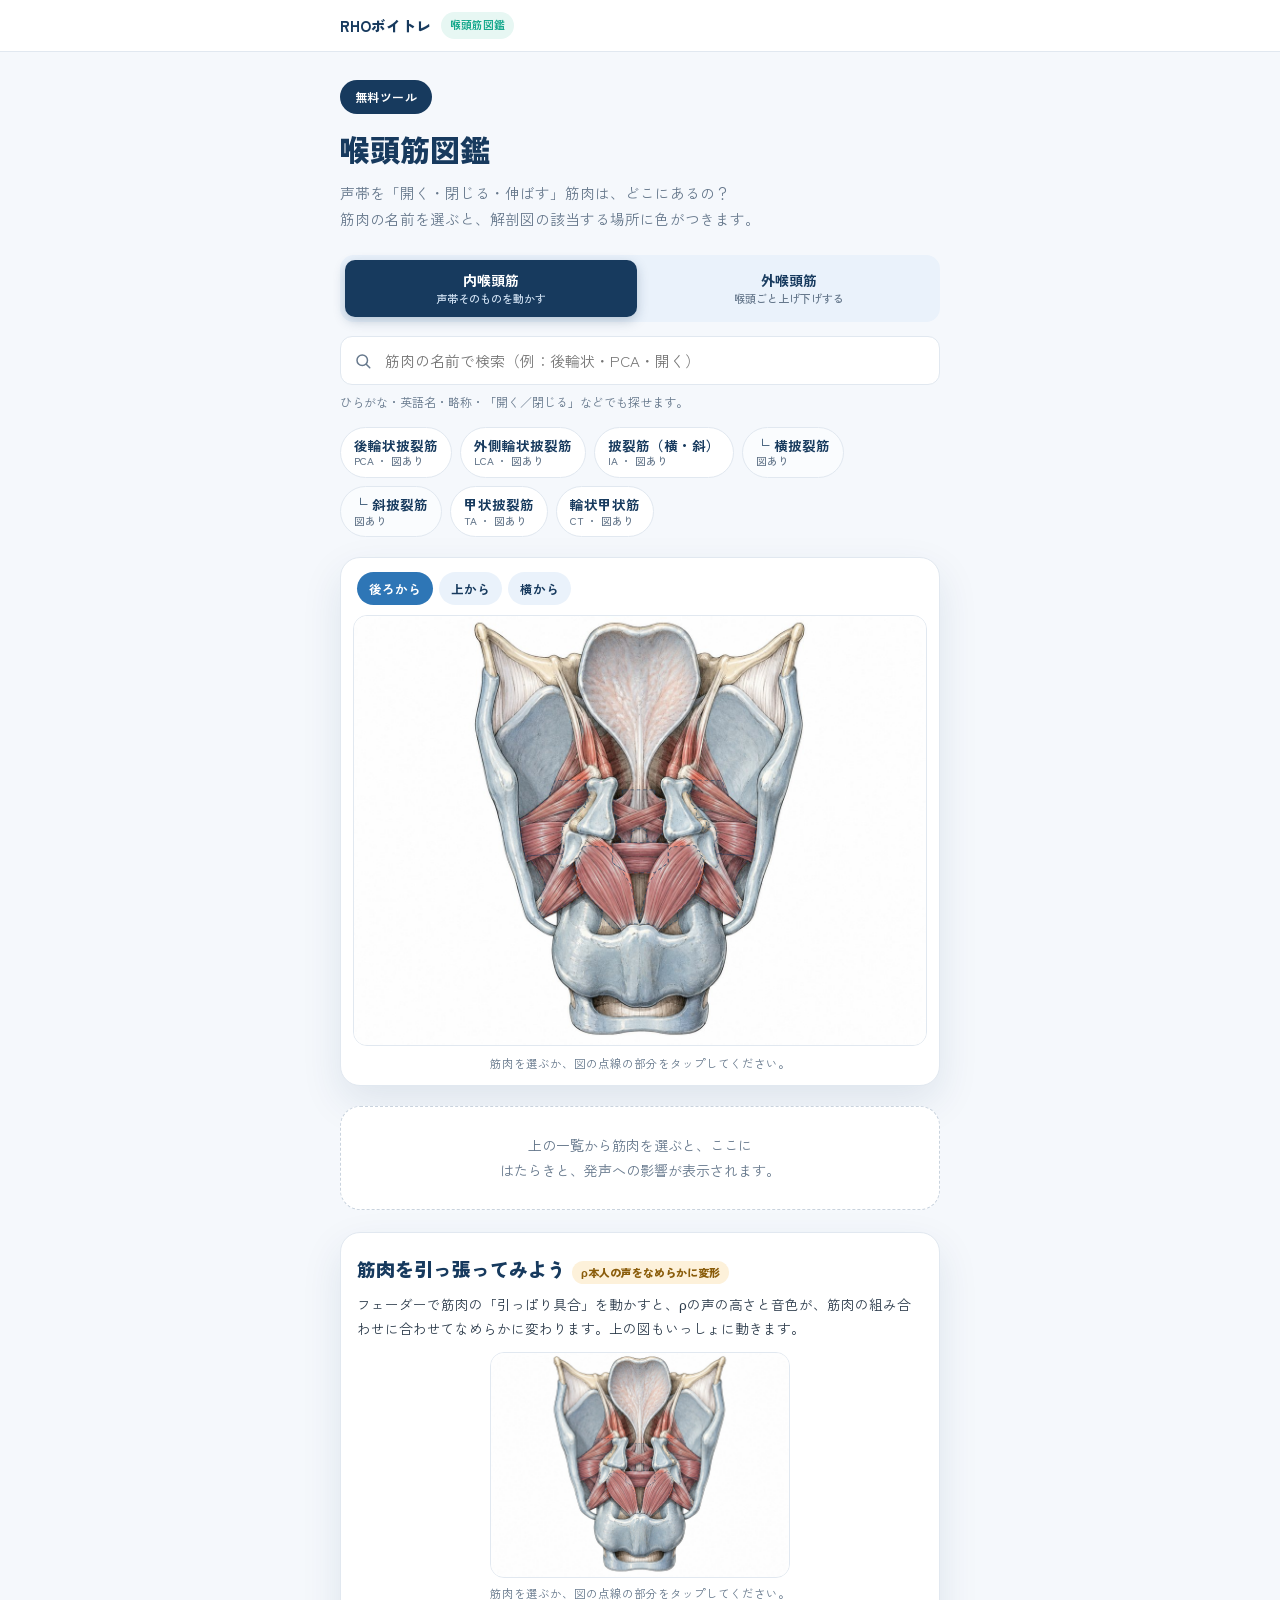
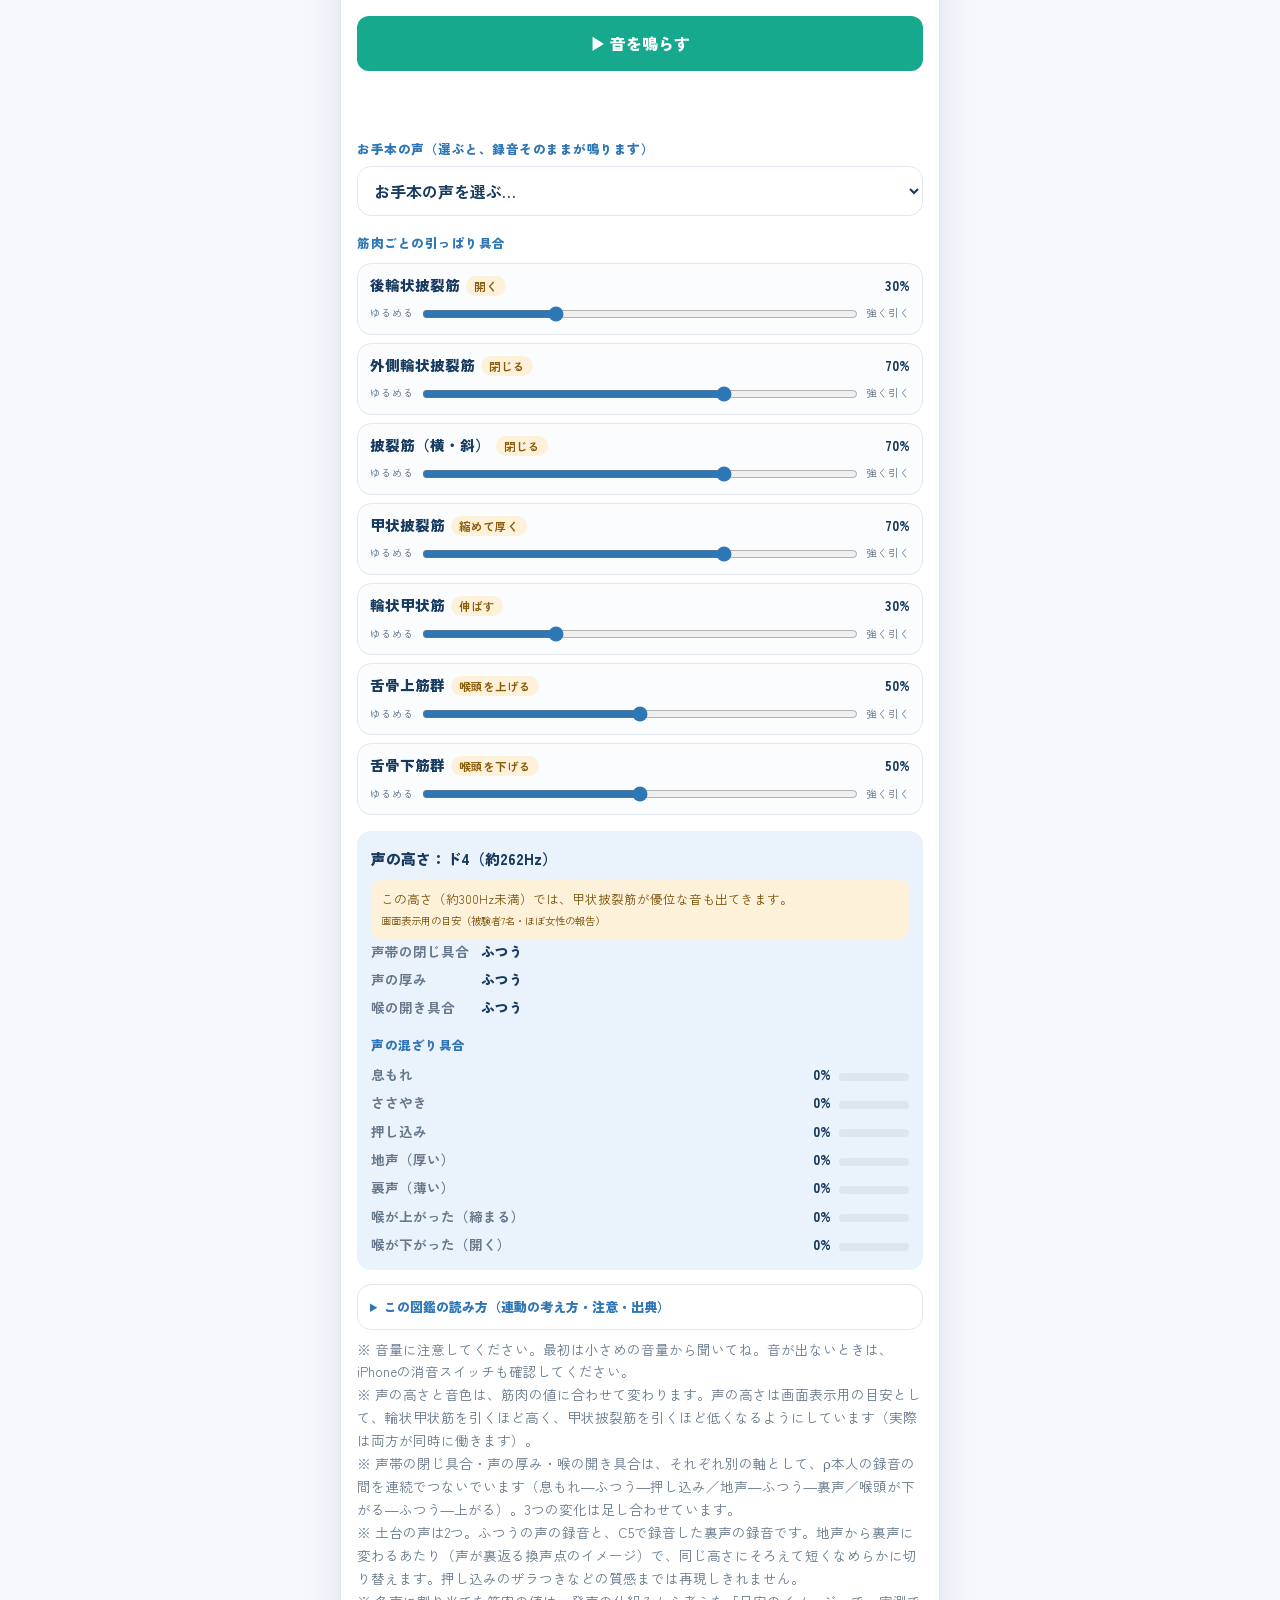
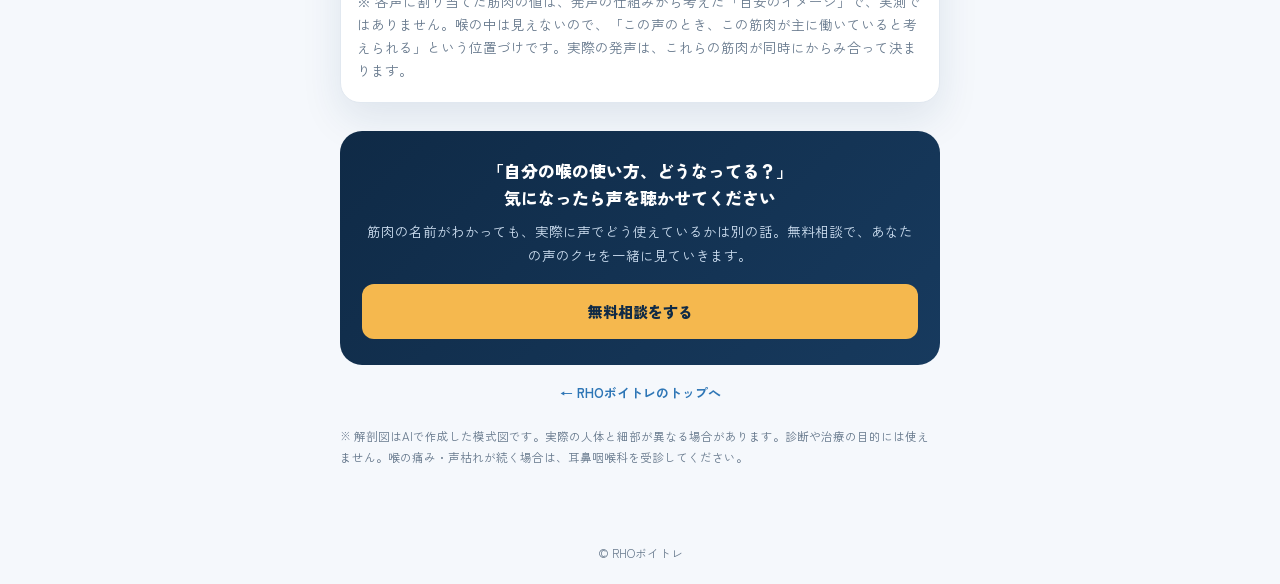
<file: test/index.html>
<!DOCTYPE html>
<html lang="ja">
<head>
<meta charset="UTF-8">
<!-- Google tag (gtag.js) -->
<script async src="https://www.googletagmanager.com/gtag/js?id=G-ME8HE69PX8"></script>
<script>
  window.dataLayer = window.dataLayer || [];
  function gtag(){dataLayer.push(arguments);}
  gtag('js', new Date());
  gtag('config', 'G-ME8HE69PX8');
</script>
<meta name="viewport" content="width=device-width, initial-scale=1.0">
<title>喉頭筋図鑑｜筋肉を選ぶと解剖図に色がつく - RHOボイトレ</title>
<meta name="description" content="内喉頭筋・外喉頭筋を、名前を選ぶだけで解剖図に色がついて確認できる無料の図鑑。声帯を開く・閉じる・伸ばす筋肉の位置とはたらきがひと目でわかります。">
<meta property="og:title" content="喉頭筋図鑑｜筋肉を選ぶと解剖図に色がつく - RHOボイトレ">
<meta property="og:description" content="声帯を開く・閉じる・伸ばす筋肉はどこ？名前を選ぶだけで解剖図に色がつく無料の図鑑。">
<meta property="og:type" content="website">
<link rel="preconnect" href="https://fonts.googleapis.com">
<link rel="preconnect" href="https://fonts.gstatic.com" crossorigin>
<link href="https://fonts.googleapis.com/css2?family=Zen+Kaku+Gothic+New:wght@400;500;700;900&display=swap" rel="stylesheet">
<style>
  :root{
    --navy:#173A5E; --navy-2:#0F2A46; --blue:#2E76B6; --sky:#EAF2FB; --bg:#F5F8FC; --paper:#FFFFFF;
    --text:#2B3A4A; --text-dim:#66788C; --line:#E1E8F0; --amber:#F5B84E; --amber-bg:#FDF1DA;
    --data:#17A98D; --data-2:#0E7F69; --data-bg:#E7F7F3;
    --sans:"Zen Kaku Gothic New", sans-serif; --shadow:0 16px 40px rgba(23,58,94,0.10);
  }
  *{box-sizing:border-box; margin:0; padding:0;}
  html{scroll-behavior:smooth;}
  body{background:var(--bg); color:var(--text); font-family:var(--sans); line-height:1.8; -webkit-font-smoothing:antialiased; min-height:100vh; display:flex; flex-direction:column; -webkit-tap-highlight-color:transparent;}
  a{color:inherit; text-decoration:none;}
  img,svg{display:block; max-width:100%;}
  button,input{font-family:var(--sans);}
  button{cursor:pointer; border:none;}
  button, a{-webkit-touch-callout:none;}
  .wrap{max-width:640px; margin:0 auto; padding:0 20px; width:100%;}

  header.nav{position:sticky; top:0; z-index:50; background:rgba(255,255,255,0.92); backdrop-filter:blur(8px); border-bottom:1px solid var(--line);}
  .nav-inner{display:flex; align-items:center; justify-content:space-between; padding:12px 20px; max-width:640px; margin:0 auto;}
  .brand{display:flex; align-items:center; gap:10px; font-weight:900; color:var(--navy); font-size:15px;}
  .brand-tag{font-size:10.5px; font-weight:700; color:var(--data); background:var(--data-bg); padding:4px 9px; border-radius:100px; white-space:nowrap;}

  main{flex:1; padding:28px 0 56px;}
  .eyebrow-pill{display:inline-block; background:var(--navy); color:#fff; font-size:12px; font-weight:700; padding:6px 15px; border-radius:100px; letter-spacing:.04em; margin-bottom:14px;}
  h1{font-size:clamp(24px,6vw,30px); color:var(--navy); font-weight:900; line-height:1.4; margin-bottom:10px;}
  .lead{font-size:14.5px; color:var(--text-dim); line-height:1.85;}

  /* tabs */
  .tabs{display:grid; grid-template-columns:1fr 1fr; gap:6px; background:var(--sky); padding:5px; border-radius:14px; margin-top:22px;}
  .tab{padding:11px 8px; border-radius:10px; background:transparent; color:var(--navy); font-weight:700; font-size:14px; line-height:1.4;}
  .tab small{display:block; font-size:11px; font-weight:500; color:var(--text-dim);}
  .tab[aria-selected="true"]{background:var(--navy); color:#fff; box-shadow:0 4px 12px rgba(23,58,94,.25);}
  .tab[aria-selected="true"] small{color:#CFE0F2;}

  /* search */
  .search{position:relative; margin-top:14px;}
  .search input{width:100%; padding:13px 14px 13px 44px; border:1.5px solid var(--line); border-radius:12px; font-size:15px; color:var(--text); background:#fff; outline:none;}
  .search input:focus{border-color:var(--blue); box-shadow:0 0 0 3px rgba(46,118,182,.15);}
  .search svg{position:absolute; left:14px; top:50%; transform:translateY(-50%); color:var(--text-dim);}
  .hint{font-size:12px; color:var(--text-dim); margin-top:6px;}

  /* chips */
  .chips{display:flex; flex-wrap:wrap; gap:8px; margin-top:14px;}
  .chip{padding:9px 13px; border-radius:100px; background:#fff; border:1.5px solid var(--line); color:var(--navy); font-weight:700; font-size:13.5px; line-height:1.3; text-align:left; transition:transform .12s;}
  .chip:active{transform:scale(.97);}
  .chip .sub{display:block; font-size:10.5px; font-weight:500; color:var(--text-dim);}
  .chip.child{margin-left:0; background:#FAFCFE;}
  .chip[aria-pressed="true"]{background:var(--navy); color:#fff; border-color:var(--navy);}
  .chip[aria-pressed="true"] .sub{color:#CFE0F2;}
  .chip[aria-pressed="true"]::before{content:"✓ ";}
  .chip.soon{border-style:dashed;}
  .empty{font-size:13.5px; color:var(--text-dim); padding:12px 0;}

  /* figure */
  .fig-card{margin-top:20px; background:#fff; border:1px solid var(--line); border-radius:20px; box-shadow:var(--shadow); padding:14px 12px 12px; scroll-margin-top:70px;}
  .views{display:flex; gap:6px; flex-wrap:wrap; margin:0 4px 10px;}
  .view-btn{padding:7px 12px; border-radius:100px; background:var(--sky); color:var(--navy); font-size:12.5px; font-weight:700;}
  .view-btn[aria-pressed="true"]{background:var(--blue); color:#fff;}
  .view-btn:disabled{background:#F0F3F7; color:#9AA8B7; cursor:not-allowed; border:1px dashed #C9D3DE;}
  .fig{position:relative; border-radius:14px; overflow:hidden; background:#fff; border:1px solid var(--line);}
  .fig svg{width:100%; height:auto;}
  .fig-note{font-size:11.5px; color:var(--text-dim); text-align:center; margin-top:8px; line-height:1.6;}
  .shape{cursor:pointer; fill:rgba(46,118,182,.0); stroke:rgba(255,255,255,.0); stroke-width:3; transition:fill .15s;}
  .shape.faint{fill:rgba(46,118,182,.14); stroke:rgba(23,58,94,.55); stroke-width:2.5; stroke-dasharray:9 7;}
  .shape.faint:hover{fill:rgba(245,184,78,.35);}
  .shape.on{fill:#F5B84E; stroke:#0F2A46; stroke-width:5; stroke-dasharray:none;}
  .lbl{font-weight:900; font-size:54px; fill:#0F2A46; paint-order:stroke; stroke:#fff; stroke-width:12; stroke-linejoin:round; pointer-events:none;}
  .nofig{padding:46px 18px; text-align:center; color:var(--text-dim); font-size:14px; background:var(--sky);}
  .nofig b{display:block; color:var(--navy); font-size:15px; margin-bottom:6px;}

  /* info */
  .info{margin-top:16px; background:#fff; border:1px solid var(--line); border-radius:20px; box-shadow:var(--shadow); padding:22px 20px;}
  .info h2{font-size:21px; color:var(--navy); font-weight:900; line-height:1.4;}
  .info .yomi{font-size:12.5px; color:var(--text-dim); margin-top:2px;}
  .tags{display:flex; flex-wrap:wrap; gap:6px; margin-top:12px;}
  .tag{font-size:12.5px; font-weight:900; padding:5px 12px; border-radius:100px; background:var(--data-bg); color:var(--data-2);}
  .tag.amber{background:var(--amber-bg); color:#8A5C0A;}
  .tag.gray{background:var(--sky); color:var(--navy);}
  .blk{margin-top:16px;}
  .blk h3{font-size:12.5px; font-weight:900; color:var(--blue); letter-spacing:.04em; margin-bottom:3px;}
  .blk p{font-size:14.5px; color:var(--text); line-height:1.85;}
  .seen{margin-top:16px; padding:11px 13px; border-radius:12px; background:var(--sky); font-size:13px; color:var(--navy); font-weight:700; line-height:1.7;}
  .seen.warn{background:var(--amber-bg); color:#7A520A;}
  .placeholder{margin-top:20px; padding:26px 20px; text-align:center; color:var(--text-dim); font-size:14px; background:#fff; border:1px dashed #C9D3DE; border-radius:20px;}


  /* sound lab */
  .lab{margin-top:22px; background:#fff; border:1px solid var(--line); border-radius:20px; box-shadow:var(--shadow); padding:22px 16px 20px;}
  .lab h2{font-size:19px; color:var(--navy); font-weight:900; line-height:1.5;}
  .lab .beta{display:inline-block; font-size:11px; font-weight:900; color:#8A5C0A; background:var(--amber-bg); padding:3px 9px; border-radius:100px; vertical-align:middle; margin-left:6px;}
  .lab > p{font-size:13.5px; margin-top:8px;}
  .stick{position:sticky; top:52px; z-index:20; background:#fff; padding:10px 0 6px; margin-top:12px; border-bottom:1px solid var(--line);}
  .stick .fig{max-width:300px; margin:0 auto;}
  .stick .fig-note{margin-top:6px;}
  .ctl{display:flex; flex-wrap:wrap; gap:8px; align-items:center; margin-top:14px;}
  .play{flex:1 1 100%; padding:15px; border-radius:12px; background:var(--data); color:#fff; font-weight:900; font-size:16px;}
  .play[aria-pressed="true"]{background:var(--navy-2);}
  .seg{display:flex; gap:5px; flex-wrap:wrap; align-items:center;}
  .seg b{font-size:12px; color:var(--text-dim); margin-right:2px;}
  .seg button{padding:7px 12px; border-radius:100px; background:var(--sky); color:var(--navy); font-weight:700; font-size:13px;}
  .seg button[aria-pressed="true"]{background:var(--blue); color:#fff;}
  .presets{margin-top:14px;}
  .presets h3,.sl-h{font-size:12.5px; font-weight:900; color:var(--blue); letter-spacing:.04em; margin-bottom:6px;}
  .presets .seg button{background:#fff; border:1.5px solid var(--line);}
  .sl{margin-top:16px; padding:12px 12px 8px; border-radius:14px; border:1.5px solid var(--line); background:#FAFCFE;}
  .sl.cur{border-color:var(--blue); background:#F1F7FD;}
  .sl-top{display:flex; justify-content:space-between; align-items:baseline; gap:8px;}
  .sl-name{font-weight:900; color:var(--navy); font-size:14.5px;}
  .sl-name small{font-size:11.5px; font-weight:700; color:#8A5C0A; background:var(--amber-bg); padding:2px 8px; border-radius:100px; margin-left:6px; white-space:nowrap;}
  .sl-val{font-weight:900; color:var(--navy); font-size:13.5px; min-width:3.2em; text-align:right;}
  .sl input[type=range]{width:100%; margin:8px 0 2px; accent-color:var(--blue); height:30px;}
  .sl-ends{display:flex; justify-content:space-between; font-size:11px; color:var(--text-dim);}

  .bar{display:inline-block; vertical-align:middle; width:70px; height:8px; border-radius:100px; background:#DCE6F0; margin-left:8px; overflow:hidden;}
  .bar i{display:block; height:100%; background:var(--blue);}
  .read .top1{font-size:15px; font-weight:900; color:var(--navy); margin-bottom:8px;}
  .read .far{margin-top:8px; font-size:12.5px; color:#7A520A; background:var(--amber-bg); padding:8px 10px; border-radius:10px; line-height:1.7;}
  .extra{margin-top:18px; padding-top:14px; border-top:1px dashed var(--line);}
  .extra h3{font-size:12.5px; font-weight:900; color:var(--blue); letter-spacing:.04em; margin-bottom:4px;}
  .extra p{font-size:12.5px; color:var(--text-dim); line-height:1.7; margin-bottom:8px;}
  .extra .seg button{background:#fff; border:1.5px solid var(--line);}
  .extra .seg button[aria-pressed="true"]{background:var(--blue); color:#fff; border-color:var(--blue);}
  .stick{position:static; top:auto; z-index:auto; border-bottom:none; padding:0;}   /* 図は画面に固定しない */
  .presets select{width:100%; padding:11px 12px; border-radius:14px; border:1.5px solid var(--line); background:#fff; color:var(--navy); font-family:inherit; font-size:16px; font-weight:700;}
  .sl{margin-top:8px !important; padding:8px 12px 6px !important;}   /* フェーダー1本ぶんの縦の幅をつめる */
  .sl-row{display:flex; align-items:center; gap:8px; margin-top:2px;}
  .sl-end{font-size:10.5px; color:var(--text-dim); white-space:nowrap; min-width:3.6em;}
  .sl-end:last-child{text-align:right;}
  .sl .sl-row input[type=range]{flex:1; width:auto; min-width:0; margin:0; height:28px;}
  .notes{margin-top:14px; border:1.5px solid var(--line); border-radius:14px; padding:10px 12px; background:#fff;}
  .notes summary{font-weight:900; color:var(--blue); font-size:13px; cursor:pointer;}
  .notes p{font-size:12.5px; color:var(--text-dim); line-height:1.75; margin-top:8px;}
  .notes a{color:var(--blue);}
  .linkx{margin-top:6px; font-size:12.5px; color:var(--text-dim); line-height:1.7; min-height:1.7em;}
  .lmsg{margin-top:8px; font-size:12.5px; color:#7A520A; min-height:1em;}
  .read{margin-top:16px; padding:14px; border-radius:14px; background:var(--sky);}
  .read dl{display:grid; grid-template-columns:auto 1fr; gap:4px 12px; font-size:13.5px;}
  .read dt{font-weight:700; color:var(--text-dim);}
  .read dd{font-weight:900; color:var(--navy);}
  .warn-s{margin-top:12px; font-size:11.5px; color:var(--text-dim); line-height:1.7;}
  .cta{margin-top:28px; background:linear-gradient(135deg,var(--navy-2),var(--navy)); color:#fff; border-radius:22px; padding:26px 22px; text-align:center;}
  .cta h2{font-size:17px; font-weight:900; line-height:1.6; margin-bottom:8px;}
  .cta p{font-size:13.5px; color:#CFE0F2; line-height:1.8;}
  .cta a{display:block; margin-top:16px; background:var(--amber); color:var(--navy-2); font-weight:900; padding:14px; border-radius:12px; font-size:15px;}
  .back{display:block; text-align:center; margin-top:16px; font-size:13px; font-weight:700; color:var(--blue);}
  .disc{margin-top:22px; font-size:11.5px; color:var(--text-dim); line-height:1.8;}
  footer{padding:20px; text-align:center; font-size:11.5px; color:var(--text-dim);}
</style>
</head>
<body>
<header class="nav"><div class="nav-inner">
  <a class="brand" href="https://rowrowrho.github.io/voice-training-lp/">RHOボイトレ <span class="brand-tag">喉頭筋図鑑</span></a>
</div></header>

<main><div class="wrap">
  <span class="eyebrow-pill">無料ツール</span>
  <h1>喉頭筋図鑑</h1>
  <p class="lead">声帯を「開く・閉じる・伸ばす」筋肉は、どこにあるの？<br>筋肉の名前を選ぶと、解剖図の該当する場所に色がつきます。</p>

  <div class="tabs" role="tablist" aria-label="筋肉のグループ">
    <button class="tab" role="tab" id="tab-in" aria-selected="true" data-grp="in">内喉頭筋<small>声帯そのものを動かす</small></button>
    <button class="tab" role="tab" id="tab-out" aria-selected="false" data-grp="out">外喉頭筋<small>喉頭ごと上げ下げする</small></button>
  </div>

  <div class="search">
    <svg width="18" height="18" viewBox="0 0 24 24" fill="none" aria-hidden="true"><circle cx="11" cy="11" r="7" stroke="currentColor" stroke-width="2"/><line x1="21" y1="21" x2="16.65" y2="16.65" stroke="currentColor" stroke-width="2" stroke-linecap="round"/></svg>
    <input id="q" type="search" placeholder="筋肉の名前で検索（例：後輪状・PCA・開く）" autocomplete="off" aria-label="筋肉を検索">
  </div>
  <p class="hint">ひらがな・英語名・略称・「開く／閉じる」などでも探せます。</p>

  <div class="chips" id="chips" role="group" aria-label="筋肉の一覧"></div>

  <section class="fig-card" id="figCard" aria-live="polite">
    <div class="views" id="views" role="group" aria-label="見る角度"></div>
    <div class="fig" id="fig"></div>
    <p class="fig-note" id="figNote"></p>
  </section>

  <section id="infoWrap"></section>

  <section class="lab" id="lab" aria-label="筋肉を引っ張ると声がどう変わるかを聞く">
    <h2>筋肉を引っ張ってみよう<span class="beta">ρ本人の声をなめらかに変形</span></h2>
    <p>フェーダーで筋肉の「引っぱり具合」を動かすと、ρの声の高さと音色が、筋肉の組み合わせに合わせてなめらかに変わります。上の図もいっしょに動きます。</p>
    <div class="stick">
      <div class="fig" id="fig2"></div>
      <p class="fig-note" id="figNote2"></p>
    </div>
    <div class="ctl">
      <button type="button" class="play" id="play" aria-pressed="false">▶ 音を鳴らす</button>
    </div>
    <p class="lmsg" id="lmsg" role="status"></p>
    <p class="linkx" id="linkmsg" role="status"></p>
    <div class="presets"><h3>お手本の声（選ぶと、録音そのままが鳴ります）</h3><select id="presets" aria-label="お手本の声を選ぶ"></select></div>
    <div id="sliders"></div>
    <div class="read"><div id="readout"></div></div>
    <details class="notes">
      <summary>この図鑑の読み方（連動の考え方・注意・出典）</summary>
      <p><b>連動のしかた</b><br>合計が100%になるのは、軟骨や舌骨の位置関係で決まるペアだけです。（後輪状披裂筋⇔外側輪状披裂筋・披裂筋、舌骨上筋群⇔舌骨下筋群）</p>
      <p><b>甲状披裂筋と輪状甲状筋</b><br>実際の発声では、この2つは同時に働く（共収縮）のが普通なので、別々に動かせるようにしています（連動しません）。ただし、画面の声の高さと音色は、わかりやすさのために「輪状甲状筋 − 甲状披裂筋」の差で決めています（簡略化）。両方を同じだけ強めたときの「全体の張りの強さ」までは再現していません。「地声＝甲状披裂筋、裏声＝輪状甲状筋」とは言い切れません。</p>
      <p><b>後輪状披裂筋</b><br>声帯を開く筋肉です。発声中はほぼ静かで、重い声区の高音ではある程度働きます。甲状披裂筋の拮抗筋ではありません。</p>
      <p><b>舌骨上筋群・舌骨下筋群</b><br>喉頭の位置は、頸椎のカーブなどでも変わります。舌骨下筋群のすべてが喉頭を下げるわけではありません。</p>
      <p><b>数字について</b><br>筋肉の割合や声の高さの数字は、画面表示用の目安です。実測ではありません。</p>
      <p><b>声の高さと筋肉の目安</b><br>約300Hz（D4付近）より低い音では、甲状披裂筋が優位な音も出てきます。約300Hzを超えると、声区に関係なく、輪状甲状筋が優位か、ほぼ同程度と報告されています（被験者7名・ほぼ女性の報告に基づく目安。一般論として断言はできません）。</p>
      <p><b>参考にした文献</b><br>
      ・<a href="https://pubs.aip.org/asa/jasa/article/58/S1/S95/681311/Function-of-the-laryngeal-muscles-in-singing" target="_blank" rel="noopener">Hirano 1975（歌唱時の喉頭筋の働き）</a><br>
      ・<a href="https://www.thevoicecollege.co.uk/uploads/7/8/4/2/7842626/ct_and_ta_muscle_dominance_in_register_control_(kochis-jennings_et_al)_lc.pdf" target="_blank" rel="noopener">Kochis-Jennings et al. 2014（CTとTAの優位と声区）</a><br>
      ・<a href="https://iro.uiowa.edu/esploro/outputs/graduate/Thyroarytenoid-and-cricothyroid-muscular-activity-in/9983776804102771" target="_blank" rel="noopener">Hull 2013（Univ. of Iowa）</a><br>
      ・<a href="https://www.surgery.medsch.ucla.edu/spl/papers/2013JASA05.pdf" target="_blank" rel="noopener">Yin &amp; Zhang 2013</a></p>
    </details>
    <div class="extra">
      <h3>本物の録音を聴いてみる（聴き比べ用）</h3>
      <p>フェーダーの音は「ふつうの声」の音色を変えたものです。本物の録音と聴き比べてみてください。最後の5つは、フェーダーでは動かせない「音の高さ」や「地声から裏声へのつながり」の録音です。</p>
      <div class="seg" id="extras"></div>
    </div>
    <p class="warn-s">※ 音量に注意してください。最初は小さめの音量から聞いてね。音が出ないときは、iPhoneの消音スイッチも確認してください。<br>※ 声の高さと音色は、筋肉の値に合わせて変わります。声の高さは画面表示用の目安として、輪状甲状筋を引くほど高く、甲状披裂筋を引くほど低くなるようにしています（実際は両方が同時に働きます）。<br>※ 声帯の閉じ具合・声の厚み・喉の開き具合は、それぞれ別の軸として、ρ本人の録音の間を連続でつないでいます（息もれ―ふつう―押し込み／地声―ふつう―裏声／喉頭が下がる―ふつう―上がる）。3つの変化は足し合わせています。<br>※ 土台の声は2つ。ふつうの声の録音と、C5で録音した裏声の録音です。地声から裏声に変わるあたり（声が裏返る換声点のイメージ）で、同じ高さにそろえて短くなめらかに切り替えます。押し込みのザラつきなどの質感までは再現しきれません。<br>※ 各声に割り当てた筋肉の値は、発声の仕組みから考えた「目安のイメージ」で、実測ではありません。喉の中は見えないので、「この声のとき、この筋肉が主に働いていると考えられる」という位置づけです。実際の発声は、これらの筋肉が同時にからみ合って決まります。</p>
  </section>

  <section class="cta">
    <h2>「自分の喉の使い方、どうなってる？」<br>気になったら声を聴かせてください</h2>
    <p>筋肉の名前がわかっても、実際に声でどう使えているかは別の話。無料相談で、あなたの声のクセを一緒に見ていきます。</p>
    <a href="https://docs.google.com/forms/d/e/1FAIpQLSdZrPYhl0lcIF4G7D2PoSKxdQZFhK7JmhZqODflY7RTLiwuoQ/viewform" data-cta="larynx_atlas_consult">無料相談をする</a>
  </section>
  <a class="back" href="https://rowrowrho.github.io/voice-training-lp/">← RHOボイトレのトップへ</a>
  <p class="disc">※ 解剖図はAIで作成した模式図です。実際の人体と細部が異なる場合があります。診断や治療の目的には使えません。喉の痛み・声枯れが続く場合は、耳鼻咽喉科を受診してください。</p>
</div></main>
<footer>© RHOボイトレ</footer>

<script>
/* ===== 図（view）データ：座標は画像 1448×1086 基準 ===== */
var VIEWS = [{"id": "post", "name": "後ろから", "grp": "in", "img": "images/IMG_6046.jpeg", "w": 1448, "h": 1086, "alt": "内喉頭筋を後ろから見た解剖図", "shapes": {"ia_o": [{"d": "M679,440 L679,456 L666,464 L656,464 L655,467 L657,500 L661,503 L664,527 L664,548 L662,554 L670,555 L670,560 L675,562 L677,570 L701,570 L703,546 L717,539 L731,539 L739,544 L741,570 L766,570 L766,565 L776,554 L781,554 L780,524 L782,508 L786,507 L789,493 L788,465 L778,463 L766,457 L762,453 L762,440Z", "lx": 722, "ly": 501}], "ia_t": [{"d": "M655,575 L655,625 L690,650 L760,650 L795,625 L795,575 L767,574 L766,572 L734,572 L731,574 L677,572 L676,574Z", "lx": 725, "ly": 609}], "pca": [{"d": "M579,584 L575,592 L575,598 L572,599 L572,603 L568,608 L568,612 L558,615 L565,648 L582,699 L587,700 L597,713 L628,744 L627,767 L634,767 L640,777 L646,778 L646,783 L660,792 L679,792 L682,785 L689,785 L701,779 L723,780 L700,680 L676,641 L654,625 L654,606 L641,585 L588,581 L587,584Z", "lx": 640, "ly": 684}, {"d": "M866,583 L858,580 L803,585 L796,596 L796,625 L763,649 L744,680 L724,764 L723,781 L746,779 L761,785 L767,792 L784,792 L819,769 L818,749 L845,722 L858,703 L861,702 L878,651 L887,611 L877,605 L874,594 L867,593Z", "lx": 805, "ly": 686}], "lca": [{"d": "M528,602 L438,608 L439,621 L449,621 L454,627 L454,630 L468,643 L483,674 L483,687 L473,704 L473,710 L475,711 L473,732 L467,743 L467,747 L471,749 L473,757 L477,762 L484,761 L505,749 L511,749 L515,743 L541,728 L573,705 L565,687 L553,626 L537,636 L521,635 L521,622 L526,612Z", "lx": 509, "ly": 675}, {"d": "M917,602 L922,620 L922,632 L919,633 L918,636 L906,636 L897,629 L890,628 L879,687 L871,702 L871,706 L909,733 L932,746 L938,752 L942,752 L957,761 L965,763 L969,755 L973,754 L977,739 L973,734 L973,721 L971,720 L969,699 L962,687 L962,673 L980,637 L994,621 L1005,621 L1006,608Z", "lx": 935, "ly": 676}], "ta": [{"d": "M590,415 L509,417 L496,450 L496,456 L441,501 L419,514 L425,571 L434,612 L437,612 L438,607 L529,601 L531,580 L526,578 L528,535 L535,525 L542,525 L542,513 L545,512 L548,506 L551,506 L551,502 L558,496 L561,485 L571,482 L583,482 L584,486 L586,486 L586,472 L594,471 L592,468 L592,454 L597,453 L597,449 L592,448 L592,443 L586,435 L586,423Z", "lx": 502, "ly": 512}, {"d": "M854,415 L857,423 L861,425 L861,437 L855,438 L852,445 L843,445 L843,447 L848,451 L855,476 L860,480 L860,487 L867,488 L866,511 L878,511 L879,514 L892,515 L892,529 L888,534 L884,534 L883,545 L888,545 L890,541 L894,541 L895,537 L899,534 L912,534 L914,536 L917,546 L917,569 L912,570 L912,580 L916,601 L1009,608 L1015,570 L1018,512 L988,491 L946,455 L942,439 L938,435 L932,417Z", "lx": 937, "ly": 512}]}}, {"id": "top", "name": "上から", "grp": "in", "img": "images/IMG_6048.jpeg", "w": 1448, "h": 1086, "alt": "内喉頭筋を真上から見た解剖図", "shapes": {"ia_o": [{"d": "M634,625 L630,645 L633,647 L633,663 L630,664 L630,702 L640,709 L640,721 L634,722 L643,765 L643,781 L640,790 L653,790 L654,785 L715,768 L731,768 L808,791 L805,781 L805,761 L815,723 L815,633 L813,625 L791,625 L788,631 L765,644 L752,643 L752,625 L693,625 L690,642 L678,642 L660,633 L658,626Z", "lx": 723, "ly": 702}], "pca": [{"d": "M491,774 L491,790 L495,796 L495,805 L504,819 L508,821 L510,829 L509,852 L514,853 L524,864 L530,864 L534,873 L570,893 L578,901 L616,916 L640,918 L633,886 L621,867 L620,840 L622,834 L610,833 L611,819 L624,820 L624,835 L631,835 L631,832 L635,831 L635,821 L640,814 L637,809 L637,801 L632,801 L632,805 L627,806 L626,809 L593,809 L592,804 L586,799 L584,791 L567,791 L564,785 L557,785 L543,779 L533,779 L530,776Z", "lx": 568, "ly": 841}, {"d": "M953,775 L940,773 L916,776 L897,781 L894,787 L877,788 L871,794 L862,797 L858,804 L854,805 L854,811 L850,814 L826,814 L825,809 L810,809 L810,829 L812,829 L813,817 L837,817 L838,820 L845,821 L847,824 L846,841 L829,840 L828,836 L820,836 L820,839 L825,840 L825,846 L829,847 L829,864 L815,889 L810,919 L827,917 L835,913 L837,909 L850,909 L866,904 L867,901 L880,893 L892,889 L915,874 L931,860 L933,855 L949,844 L950,839 L940,838 L940,824 L951,809Z", "lx": 883, "ly": 842}], "lca": [{"d": "M505,505 L425,508 L425,520 L420,523 L395,524 L394,517 L390,516 L390,512 L379,512 L379,517 L370,518 L369,523 L350,522 L346,528 L340,529 L338,532 L329,532 L328,536 L323,537 L323,542 L337,543 L337,565 L335,566 L333,597 L338,598 L339,628 L321,631 L334,681 L339,682 L341,689 L345,690 L346,694 L354,694 L355,698 L359,699 L359,705 L362,705 L363,708 L380,709 L385,714 L395,716 L399,722 L409,722 L415,730 L431,735 L467,718 L480,703 L482,696 L487,695 L489,689 L492,688 L498,678 L501,677 L501,674 L510,666 L512,660 L515,659 L518,650 L527,638 L529,630 L532,629 L528,591 L508,589 L496,584 L498,561 L504,558 L516,558 L520,567 L526,567 L522,551 L517,549 L517,537Z", "lx": 426, "ly": 613}, {"d": "M939,505 L924,545 L924,553 L920,556 L918,567 L926,566 L930,560 L945,560 L946,586 L927,589 L926,593 L916,597 L914,624 L917,625 L922,644 L929,648 L935,660 L943,667 L943,671 L952,675 L953,684 L958,685 L959,692 L977,711 L979,718 L985,723 L1015,735 L1042,726 L1044,716 L1071,713 L1071,709 L1078,708 L1079,704 L1096,701 L1099,695 L1103,695 L1102,667 L1088,666 L1090,647 L1097,636 L1109,636 L1110,648 L1117,647 L1115,642 L1117,623 L1109,622 L1109,602 L1115,601 L1116,594 L1106,593 L1106,581 L1115,580 L1115,553 L1122,552 L1122,534 L1117,533 L1117,527 L1110,527 L1102,523 L1101,520 L1084,520 L1082,517 L1072,517 L1071,514 L1065,514 L1064,510 L1054,510 L1052,508 L1040,508 L1039,519 L1026,519 L1019,512 L1019,508 L993,506 L992,512 L979,512 L974,510 L972,506Z", "lx": 1019, "ly": 610}], "ta": [{"d": "M699,262 L635,260 L635,263 L626,269 L607,270 L606,259 L600,259 L598,261 L599,287 L588,295 L579,296 L579,300 L567,310 L557,312 L557,320 L548,327 L543,327 L542,333 L538,333 L538,350 L531,351 L529,360 L513,360 L512,356 L499,356 L499,358 L508,359 L508,371 L494,372 L494,385 L499,386 L500,413 L495,419 L495,425 L490,426 L490,441 L517,536 L534,536 L542,555 L568,562 L568,559 L573,557 L574,554 L587,548 L609,549 L615,538 L615,528 L625,493 L628,490 L649,419 L652,416 L662,385 L663,376 L666,373Z", "lx": 587, "ly": 405}, {"d": "M745,262 L780,382 L821,501 L821,507 L826,515 L834,541 L837,542 L838,552 L843,549 L860,549 L861,553 L875,553 L879,561 L905,554 L905,550 L908,549 L911,542 L925,542 L948,463 L948,452 L951,451 L951,443 L954,441 L954,427 L950,422 L950,414 L944,411 L940,403 L941,390 L954,390 L954,360 L927,360 L926,357 L919,356 L918,350 L912,349 L912,343 L906,342 L906,324 L904,324 L903,335 L890,335 L884,331 L883,301 L889,300 L890,297 L896,297 L894,288 L888,287 L888,283 L876,281 L875,272 L852,266 L850,261 L847,261 L847,265 L844,266 L846,292 L833,293 L827,290 L826,287 L817,286 L817,272 L811,271 L811,260Z", "lx": 858, "ly": 405}]}}, {"id": "side", "name": "横から", "grp": "in", "img": "images/IMG_6047.jpeg", "w": 1448, "h": 1086, "alt": "内喉頭筋を横から見た解剖図（甲状軟骨の板を外した断面）", "shapes": {"ct": [{"d": "M508,636 L506,642 L508,672 L516,673 L516,688 L521,689 L521,692 L524,693 L524,700 L530,703 L530,725 L540,728 L540,741 L561,741 L562,749 L569,749 L573,755 L575,769 L578,770 L578,777 L582,779 L585,787 L585,801 L588,802 L588,815 L585,816 L585,822 L605,820 L606,823 L612,823 L623,814 L640,806 L679,774 L683,768 L689,768 L699,762 L723,754 L727,746 L762,743 L762,734 L749,733 L750,705 L739,704 L739,690 L700,640 L603,616 L590,616 L589,613 L574,609 L571,612 L558,612 L545,607 L537,608 L537,618 L532,619 L532,624 L528,625 L526,637Z", "lx": 625, "ly": 704}], "lca": [{"d": "M867,502 L840,509 L794,528 L698,581 L602,609 L602,612 L608,617 L700,639 L720,664 L791,660 L841,636 L838,631 L827,629 L829,605 L836,591 L843,587 L847,580 L853,580 L853,565 L855,562 L859,562 L862,555 L862,537 L867,516Z", "lx": 763, "ly": 594}], "ta": [{"d": "M500,341 L500,368 L502,369 L500,404 L512,405 L510,445 L511,532 L517,529 L538,527 L555,521 L566,521 L581,517 L603,519 L604,523 L697,512 L729,513 L731,516 L738,518 L738,530 L733,531 L733,547 L728,548 L727,551 L719,555 L706,557 L705,560 L605,560 L604,562 L569,566 L510,564 L510,573 L505,574 L505,576 L511,577 L513,600 L508,601 L508,606 L517,606 L518,600 L534,600 L535,606 L545,606 L546,600 L571,602 L572,608 L579,610 L601,610 L602,608 L695,581 L782,533 L837,510 L838,507 L834,504 L835,491 L856,490 L866,493 L867,486 L861,483 L855,472 L855,449 L858,448 L859,440 L868,440 L870,437 L874,437 L874,432 L871,426 L862,426 L860,424 L860,416 L848,415 L848,406 L845,405 L845,400 L834,399 L824,388 L799,374 L785,374 L784,388 L767,388 L763,384 L762,374 L756,373 L753,377 L751,398 L739,398 L738,394 L733,394 L731,384 L722,384 L721,388 L704,387 L700,375 L699,361 L686,361 L684,348 L679,346 L679,333 L665,332 L666,318 L689,318 L694,321 L694,315 L684,315 L683,309 L658,295 L653,295 L651,291 L640,285 L621,285 L620,292 L608,292 L604,285 L535,286 L531,291 L528,291 L527,300 L523,307 L536,307 L537,321 L513,323 L513,325 L527,326 L527,338 L514,339 L513,334 L511,334 L507,341Z", "lx": 654, "ly": 442}]}}, {"id": "oside", "name": "横から", "grp": "out", "img": "images/IMG_6049.jpeg", "w": 1448, "h": 1086, "alt": "首を横から見た外喉頭筋の解剖図", "shapes": {"o_up": [{"d": "M567,369 L567,361 L561,360 L561,344 L547,297 L528,256 L519,242 L513,237 L513,227 L511,225 L500,225 L485,218 L463,212 L464,192 L468,189 L480,189 L480,186 L284,193 L286,208 L281,212 L258,212 L242,209 L240,207 L240,194 L210,195 L210,197 L216,198 L216,203 L228,211 L235,211 L237,218 L298,261 L450,332 L499,391 L525,384 L519,379 L520,366 L532,366 L538,370 L553,373Z M499,186 L500,193 L521,195 L525,199 L528,210 L536,212 L536,228 L542,229 L579,333 L578,355 L575,356 L575,360 L585,360 L586,367 L595,367 L601,361 L615,361 L627,358 L648,349 L660,349 L661,353 L671,353 L672,356 L679,356 L679,348 L698,342 L741,294 L741,288 L747,287 L779,251 L778,247 L734,192 L726,189 L726,182 L700,150 L575,150 L573,153 L554,155 L538,169 L537,175 L531,175 L520,185Z", "lx": 543, "ly": 256}], "o_down": [{"d": "M620,415 L515,425 L520,448 L519,529 L543,584 L549,619 L551,705 L549,723 L543,726 L560,880 L660,860 L701,778 L726,685 L729,655 L727,655 L706,724 L700,736 L696,738 L696,746 L694,748 L681,748 L680,743 L678,743 L678,749 L669,751 L668,754 L660,756 L647,756 L645,754 L645,742 L637,734 L632,701 L637,695 L643,695 L644,688 L657,688 L658,683 L670,683 L674,686 L675,672 L662,637 L662,624 L682,618 L683,615 L704,613 L712,607 L727,607 L730,623 L733,623 L740,559 L736,551 L732,551 L731,584 L723,604 L651,603 L627,535 L606,490 L606,478 L611,477 L613,472 L607,471 L607,459 L610,456 L632,457 L636,455 L636,448 L640,444 L656,444 L656,440Z", "lx": 603, "ly": 644}]}}, {"id": "ofront", "name": "前から", "grp": "out", "img": "images/IMG_6050.jpeg", "w": 1448, "h": 1086, "alt": "首を前から見た外喉頭筋の解剖図", "shapes": {"o_up": [{"d": "M471,175 L519,259 L548,304 L558,310 L559,314 L577,315 L578,327 L604,331 L607,337 L610,338 L613,349 L624,349 L628,354 L645,361 L661,362 L678,360 L679,358 L713,357 L722,350 L722,196 L718,192 L717,173 L712,169 L712,160 L707,151 L707,139 L722,138 L722,130 L698,130 L688,134 L672,135 L671,141 L655,142 L654,145 L641,145 L635,150 L634,154 L628,154 L627,156 L615,156 L614,153 L586,152Z", "lx": 623, "ly": 239}, {"d": "M723,351 L731,357 L758,355 L759,361 L771,361 L772,364 L775,362 L818,361 L821,354 L830,354 L831,350 L838,349 L839,344 L844,344 L844,335 L847,331 L852,331 L854,327 L871,327 L874,315 L880,315 L882,311 L892,310 L925,259 L973,175 L859,152 L815,154 L814,147 L784,144 L777,136 L762,135 L746,130 L723,130 L724,148 L739,149 L739,168 L735,174 L735,187 L728,196 L723,196Z", "lx": 822, "ly": 240}], "o_down": [{"d": "M622,815 L640,880 L654,881 L654,865 L649,865 L647,862 L647,848 L644,843 L638,841 L626,818Z M595,405 L594,422 L596,422 L599,409 L612,410 L612,466 L606,484 L593,485 L592,475 L590,475 L586,545 L595,546 L595,562 L585,563 L600,741 L612,783 L622,787 L623,774 L640,774 L659,793 L668,795 L689,852 L693,856 L703,878 L705,878 L693,810 L660,669 L663,597 L659,596 L659,591 L656,591 L655,585 L650,582 L609,581 L607,577 L601,576 L601,562 L639,561 L641,559 L651,559 L652,554 L662,552 L664,546 L668,545 L673,490 L677,479 L690,479 L700,488 L711,515 L716,517 L717,492 L705,492 L703,487 L700,486 L700,470 L704,469 L705,462 L718,462 L717,451 L710,450 L708,424 L712,423 L713,414 L722,412 L722,401 L706,400 L705,402 L670,404 L669,406 L657,406 L653,402Z", "lx": 642, "ly": 597}, {"d": "M781,404 L768,401 L760,406 L746,406 L742,403 L742,400 L723,401 L725,435 L735,436 L735,459 L733,461 L735,516 L731,517 L728,522 L739,522 L739,514 L748,499 L748,494 L751,493 L753,486 L761,478 L774,478 L778,491 L782,536 L788,553 L798,554 L800,560 L845,562 L844,579 L800,582 L799,586 L792,587 L792,596 L788,597 L791,667 L757,818 L746,883 L748,883 L760,859 L782,801 L790,800 L797,787 L808,787 L809,774 L830,772 L831,780 L833,780 L844,741 L858,572 L847,571 L847,559 L851,558 L852,549 L856,548 L858,544 L856,506 L850,500 L839,467 L841,405Z", "lx": 803, "ly": 587}]}}];

/* ===== 筋肉データ ===== */
var MUSCLES = [
  /* --- 内喉頭筋 --- */
  { id:'pca', grp:'in', name:'後輪状披裂筋', yomi:'こうりんじょうひれつきん', eng:'Posterior cricoarytenoid', abbr:'PCA',
    aliases:['声帯を開く','声門を開く','外転','開く筋','息を吸う','ひらく','ひらくきん','あける'], tags:[['開く','amber']],
    action:'披裂軟骨を外側に回して、声帯を開く筋肉。声帯を開ける役目をもつ唯一の内喉頭筋です。',
    voice:'息を吸うときに働きます。声を出している間はほぼ静かで、「閉じる」筋肉（外側輪状披裂筋・披裂筋）との綱引きで、声門の開き具合（息の混ざり方）に関わります。重い声区の高音では、ある程度働くことがあります。',
    where:'輪状軟骨の後ろの板（輪状軟骨板）から、披裂軟骨の筋突起へ。', nerve:'反回神経',
    shapes:['pca'] },
  { id:'lca', grp:'in', name:'外側輪状披裂筋', yomi:'がいそくりんじょうひれつきん', eng:'Lateral cricoarytenoid', abbr:'LCA',
    aliases:['声帯を閉じる','声門を閉じる','内転','閉じる筋','とじる','とじるきん','しめる'], tags:[['閉じる','']],
    action:'披裂軟骨を内側に回して、声帯どうしを近づけて閉じる筋肉。',
    voice:'閉じる力が足りないと息が漏れて芯のない声に、強すぎると押し込んだ苦しい声になりやすくなります。',
    where:'輪状軟骨弓の外側の縁から、披裂軟骨の筋突起へ。', nerve:'反回神経',
    shapes:['lca'] },
  { id:'ia', grp:'in', name:'披裂筋（横・斜）', yomi:'ひれつきん', eng:'Interarytenoid', abbr:'IA',
    aliases:['声門後部','声帯を閉じる','閉じる筋','とじる','しめる'], tags:[['閉じる','']],
    action:'左右の披裂軟骨を引き寄せて、声門の後ろ側を閉じる筋肉。横披裂筋と斜披裂筋の2つの部分でできています。',
    voice:'ここが閉じにくいと、声帯の後ろ側に隙間が残って息漏れ（かすれ・ささやき成分）の原因になります。',
    where:'左右の披裂軟骨のあいだ（後ろ面）。', nerve:'反回神経',
    shapes:['ia_t','ia_o'] },
  { id:'ia_t', grp:'in', pullKey:'ia', name:'横披裂筋', yomi:'おうひれつきん', eng:'Transverse arytenoid', abbr:'',
    aliases:['披裂筋','とじる'], tags:[['閉じる','']], child:true,
    action:'左右の披裂軟骨を、横方向にまっすぐ引き寄せる筋肉。',
    voice:'声門の後ろ側（軟骨のあいだ）を閉じる働きをします。',
    where:'左右の披裂軟骨の後ろ面をつなぐ。', nerve:'反回神経', shapes:['ia_t'] },
  { id:'ia_o', grp:'in', pullKey:'ia', name:'斜披裂筋', yomi:'しゃひれつきん', eng:'Oblique arytenoid', abbr:'',
    aliases:['披裂筋'], tags:[['閉じる','']], child:true,
    action:'左右の披裂軟骨を、X字の筋走行で引き寄せる筋肉。',
    voice:'声門後部を閉じる力を横披裂筋と一緒に支えます。',
    where:'片方の筋突起から、反対側の披裂軟骨の先へ斜めに交差。', nerve:'反回神経', shapes:['ia_o'] },
  { id:'ta', grp:'in', name:'甲状披裂筋', yomi:'こうじょうひれつきん', eng:'Thyroarytenoid', abbr:'TA',
    aliases:['声帯筋','vocalis','声帯そのもの','地声','チェスト','緩める','ゆるめる','とじる','せいたいきん'], tags:[['閉じる',''],['声帯をゆるめる','gray']],
    action:'声帯の本体をつくる筋肉。縮んで声帯を短く・厚くし、声帯を閉じる方向にも働きます。',
    voice:'声帯の厚みや芯に関わる筋肉です。輪状甲状筋と同時に働く（共収縮）ことが多く、「地声＝甲状披裂筋、裏声＝輪状甲状筋」と単純には分けられません。声区よりも、声の高さのほうが影響が大きいと報告されています。',
    where:'甲状軟骨の内側（前）から、披裂軟骨へ。', nerve:'反回神経',
    shapes:['ta'], note:'後ろからは、甲状軟骨の内側に向かう部分だけが見えます。横から・上からの図で全体を確認できます。' },
  { id:'ct', grp:'in', name:'輪状甲状筋', yomi:'りんじょうこうじょうきん', eng:'Cricothyroid', abbr:'CT',
    aliases:['声帯を伸ばす','高音','裏声','ファルセット','伸ばす筋','のばす','のばすきん','こうおん'], tags:[['伸ばす','amber']],
    action:'甲状軟骨を前下方に傾けて、声帯を前後に引き伸ばして薄く張る筋肉。',
    voice:'高い音程を出すときによく働く筋肉です。甲状披裂筋と同時に働くことが多く、どちらが優位かは声区よりも声の高さに左右されます（約300Hzを超えるあたりから、輪状甲状筋が優位か、ほぼ同程度という報告があります）。',
    where:'輪状軟骨の前外側から、甲状軟骨の下縁へ。', nerve:'上喉頭神経（外枝）。ほかの内喉頭筋は反回神経',
    shapes:['ct'] },

  /* --- 外喉頭筋（図は準備中） --- */
  { id:'o_up', grp:'out', name:'舌骨上筋群', yomi:'ぜっこつじょうきんぐん', eng:'Suprahyoid muscles', abbr:'', pullKey:'o_up',
    aliases:['挙上筋群','喉頭を上げる','ハイラリンクス','引き上げ','きょじょう','あげる'], tags:[['挙上（上げる）','amber']],
    action:'あごと舌骨のあいだにある筋肉の集まり（顎二腹筋・茎突舌骨筋・顎舌骨筋・オトガイ舌骨筋）。舌骨と喉頭を引き上げます。',
    voice:'働きすぎると喉頭が上がりっぱなしになり（ハイラリンクス）、高音で苦しい細い声になりやすくなります。',
    where:'下あご・頭蓋骨 ⇄ 舌骨', nerve:'筋によって異なる', shapes:['o_up'] },
  { id:'o_down', grp:'out', pullKey:'o_down', name:'舌骨下筋群', yomi:'ぜっこつかきんぐん', eng:'Infrahyoid muscles', abbr:'',
    aliases:['下制筋群','喉頭を下げる','引き下げ','かせい','さげる'], tags:[['下制（下げる）','gray']],
    action:'舌骨より下にある筋肉の集まり（胸骨舌骨筋・肩甲舌骨筋・胸骨甲状筋・甲状舌骨筋）。舌骨と喉頭を引き下げ、安定させます。',
    voice:'挙上筋群との綱引きで、喉頭の高さが決まります。ただし、舌骨下筋群のすべてが喉頭を下げるわけではなく（甲状舌骨筋は引き上げます）、喉頭の位置は頸椎のカーブなどでも変わります。',
    where:'舌骨・甲状軟骨 ⇄ 胸骨・肩甲骨', nerve:'頸神経ワナ（甲状舌骨筋は舌下神経経由の C1）', shapes:['o_down'] },
  { id:'digastric', grp:'out', via:'o_up', name:'顎二腹筋', yomi:'がくにふくきん', eng:'Digastric', abbr:'', aliases:['舌骨上筋群','挙上筋群'], tags:[['挙上（上げる）','amber']], child:true,
    action:'あごの先と側頭骨の後ろを結ぶ筋肉。舌骨を引き上げ、あごを開く働きもあります。', voice:'', where:'', nerve:'', shapes:[] },
  { id:'stylohyoid', grp:'out', via:'o_up', name:'茎突舌骨筋', yomi:'けいとつぜっこつきん', eng:'Stylohyoid', abbr:'', aliases:['舌骨上筋群','挙上筋群'], tags:[['挙上（上げる）','amber']], child:true,
    action:'舌骨を後ろ上方に引く筋肉。', voice:'', where:'', nerve:'', shapes:[] },
  { id:'mylohyoid', grp:'out', via:'o_up', name:'顎舌骨筋', yomi:'がくぜっこつきん', eng:'Mylohyoid', abbr:'', aliases:['舌骨上筋群','挙上筋群','口の底'], tags:[['挙上（上げる）','amber']], child:true,
    action:'口の底（舌の下）をつくる筋肉。舌骨と口の底を引き上げます。', voice:'', where:'', nerve:'', shapes:[] },
  { id:'geniohyoid', grp:'out', via:'o_up', name:'オトガイ舌骨筋', yomi:'おとがいぜっこつきん', eng:'Geniohyoid', abbr:'', aliases:['舌骨上筋群','挙上筋群'], tags:[['挙上（上げる）','amber']], child:true,
    action:'あごの先から舌骨へ。舌骨を前上方に引く筋肉。', voice:'', where:'', nerve:'', shapes:[] },
  { id:'thyrohyoid', grp:'out', via:'o_down', name:'甲状舌骨筋', yomi:'こうじょうぜっこつきん', eng:'Thyrohyoid', abbr:'', aliases:['舌骨下筋群'], tags:[['挙上（上げる）','amber']], child:true,
    action:'甲状軟骨と舌骨のあいだにある筋肉。両者を近づけて、喉頭を舌骨のほうへ引き上げます。', voice:'', where:'', nerve:'', shapes:[] },
  { id:'sternohyoid', grp:'out', via:'o_down', name:'胸骨舌骨筋', yomi:'きょうこつぜっこつきん', eng:'Sternohyoid', abbr:'', aliases:['舌骨下筋群','下制筋群'], tags:[['下制（下げる）','gray']], child:true,
    action:'胸骨から舌骨へ。舌骨を引き下げる筋肉。', voice:'', where:'', nerve:'', shapes:[] },
  { id:'omohyoid', grp:'out', via:'o_down', name:'肩甲舌骨筋', yomi:'けんこうぜっこつきん', eng:'Omohyoid', abbr:'', aliases:['舌骨下筋群','下制筋群'], tags:[['下制（下げる）','gray']], child:true,
    action:'肩甲骨から舌骨へ。舌骨を後ろ下方に引く筋肉。', voice:'', where:'', nerve:'', shapes:[] },
  { id:'sternothyroid', grp:'out', via:'o_down', name:'胸骨甲状筋', yomi:'きょうこつこうじょうきん', eng:'Sternothyroid', abbr:'', aliases:['舌骨下筋群','下制筋群'], tags:[['下制（下げる）','gray']], child:true,
    action:'胸骨から甲状軟骨へ。甲状軟骨（喉頭）を引き下げる筋肉。', voice:'', where:'', nerve:'', shapes:[] }
];

/* ===== 状態 ===== */
var state = { grp:'in', sel:null, view:'post', q:'', pull:{ pca:.3, lca:.7, ia:.7, ta:.7, ct:.3, o_up:.5, o_down:.5 } };
function $(id){ return document.getElementById(id); }
function byId(id){ for (var i=0;i<MUSCLES.length;i++) if (MUSCLES[i].id===id) return MUSCLES[i]; return null; }
function viewById(id){ for (var i=0;i<VIEWS.length;i++) if (VIEWS[i].id===id) return VIEWS[i]; return null; }
function track(name, params){ try{ gtag('event', name, params||{}); }catch(e){} }

/* 検索の正規化：小文字化・カタカナ→ひらがな・空白や記号除去 */
function norm(s){
  s = String(s||'').toLowerCase().replace(/[ァ-ヶ]/g, function(c){ return String.fromCharCode(c.charCodeAt(0)-0x60); });
  return s.replace(/[\s・\-　（）()]/g,'');
}
function hay(m){
  return norm([m.name,m.yomi,m.eng,m.abbr,(m.aliases||[]).join(' '),m.tags.map(function(t){return t[0];}).join(' '),m.action].join(' '));
}

/* その筋肉が写っている図を探す */
function viewsFor(m){
  var out=[]; VIEWS.forEach(function(v){
    if (v.soon || !v.shapes) return;
    if (shp(m).some(function(s){ return v.shapes[s]; })) out.push(v);
  });
  return out;
}

/* ===== 描画：チップ ===== */
function renderChips(){
  var box = $('chips'); box.innerHTML='';
  var nq = norm(state.q), n=0;
  MUSCLES.forEach(function(m){
    if (m.grp!==state.grp) return;
    if (nq && hay(m).indexOf(nq)<0) return;
    n++;
    var b = document.createElement('button');
    b.className = 'chip' + (m.child?' child':'') + (viewsFor(m).length?'':' soon');
    b.type='button'; b.setAttribute('aria-pressed', state.sel===m.id ? 'true':'false');
    b.innerHTML = (m.child?'└ ':'') + m.name + '<span class="sub">' + (m.abbr? m.abbr+' ・ ':'') + (viewsFor(m).length? (m.via?'図あり（筋群で表示）':'図あり'):'図は準備中') + '</span>';
    b.addEventListener('click', function(){ select(m.id, true); });
    box.appendChild(b);
  });
  if (!n){ var e=document.createElement('p'); e.className='empty'; e.textContent='見つかりませんでした。別の言葉（例：開く・閉じる・伸ばす）でも試してみてください。'; box.appendChild(e); }
}

/* ===== 描画：図 ===== */
var SVGNS='http://www.w3.org/2000/svg';
function el(name, attrs){ var e=document.createElementNS(SVGNS,name); for (var k in attrs) e.setAttribute(k, attrs[k]); return e; }

function bbox(d){
  var n=d.match(/-?\d+(?:\.\d+)?/g).map(Number), x0=1e9,x1=-1e9,y0=1e9,y1=-1e9;
  for (var i=0;i+1<n.length;i+=2){ x0=Math.min(x0,n[i]); x1=Math.max(x1,n[i]); y0=Math.min(y0,n[i+1]); y1=Math.max(y1,n[i+1]); }
  return {x0:x0,x1:x1,y0:y0,y1:y1};
}
function renderViews(){
  var box=$('views'); box.innerHTML='';
  VIEWS.filter(function(v){ return v.grp===state.grp; }).forEach(function(v){
    var b=document.createElement('button'); b.type='button'; b.className='view-btn';
    b.textContent = v.name + (v.soon?'（準備中）':'');
    b.disabled = !!v.soon;
    b.setAttribute('aria-pressed', (!v.soon && state.view===v.id)?'true':'false');
    if (!v.soon) b.addEventListener('click', function(){ state.view=v.id; track('larynx_view',{view:v.id}); render(); });
    box.appendChild(b);
  });
}

function shp(m){ return m.shapes.length ? m.shapes : (m.via ? byId(m.via).shapes : []); }
function pullKeyOf(m){ return m.pullKey || m.via || m.id; }

function drawFig(fig, note, mini){
  fig.innerHTML='';
  var v = viewById(state.view);
  var live = VIEWS.filter(function(x){ return x.grp===state.grp && !x.soon; });
  if (!v || v.grp!==state.grp || v.soon){ v = live[0] || null; if (v) state.view=v.id; }
  if (!v){ note.textContent=''; return; }
  var W=v.w, H=v.h, m = state.sel? byId(state.sel):null;
  var ms = m? shp(m):[];
  var on = {}; ms.forEach(function(s){ on[s]=true; });
  var svg = el('svg',{viewBox:'0 0 '+W+' '+H, role:'img', 'aria-label':v.alt});
  var imgEl = el('image',{href:v.img, x:0, y:0, width:W, height:H});
  imgEl.addEventListener('error', function(){
    /* 拡張子の大文字小文字・jpg/jpeg の違いを自動で順に試す */
    var alts=['.jpeg','.jpg','.JPEG','.JPG','.png','.PNG'];
    var cur=imgEl.getAttribute('href'), m=cur.match(/\.[A-Za-z]+$/), base=cur.replace(/\.[A-Za-z]+$/,'');
    if (v.img!==cur){ imgEl.setAttribute('href', v.img); return; }   /* 別の描画ですでに差し替え済み */
    var i = m? alts.indexOf(m[0]) : -1;
    if (i+1<alts.length){ v.img=base+alts[i+1]; imgEl.setAttribute('href', v.img); }
  });
  svg.appendChild(imgEl);
  var hasOn = !!m && ms.some(function(s){ return v.shapes[s]; });
  var maskId = 'hole_'+fig.id;
  var strength = m && state.pull[pullKeyOf(m)]!=null ? state.pull[pullKeyOf(m)] : .5;
  var fo = (.2 + .6*strength).toFixed(2);

  if (hasOn){
    var defs=el('defs',{}), mask=el('mask',{id:maskId});
    mask.appendChild(el('rect',{x:0,y:0,width:W,height:H,fill:'#fff'}));
    ms.forEach(function(s){ (v.shapes[s]||[]).forEach(function(p){ mask.appendChild(el('path',{d:p.d, fill:'#000', stroke:'#000','stroke-width':6})); }); });
    defs.appendChild(mask); svg.appendChild(defs);
    svg.appendChild(el('rect',{x:0,y:0,width:W,height:H,fill:'#0F2A46',opacity:'.45',mask:'url(#'+maskId+')'}));
  }
  Object.keys(v.shapes).forEach(function(s){
    var owner = byId(s) || MUSCLES.filter(function(x){ return x.shapes.length===1 && x.shapes[0]===s; })[0];
    var isOn = !!on[s];
    if (hasOn && !isOn) return;
    v.shapes[s].forEach(function(p){
      var path = el('path',{d:p.d, 'class':'shape '+(isOn?'on':'faint'), tabindex:'0', role:'button', 'aria-label':(owner?owner.name:s)+' を選ぶ'});
      if (isOn) path.setAttribute('fill-opacity', fo);
      path.addEventListener('click', function(){ if (owner) select(owner.id,false); });
      path.addEventListener('keydown', function(e){ if ((e.key==='Enter'||e.key===' ') && owner){ e.preventDefault(); select(owner.id,false); } });
      svg.appendChild(path);
    });
  });
  /* 文字ラベル（色だけに頼らない） */
  if (hasOn){
    var FS=54;
    ms.forEach(function(s){
      var arr=v.shapes[s]; if (!arr||!arr.length) return;
      var sub = byId(s), nm = (m.shapes.length>1 && sub)? sub.name : (m.via? byId(m.via).name : m.name);
      var tw = nm.length*FS;
      var bbs = arr.map(function(p){ return bbox(p.d); });
      function put(x,y,anchor){ var t=el('text',{'class':'lbl',x:x,y:y,'text-anchor':anchor}); t.textContent=nm; svg.appendChild(t); }
      function above(b){ var cx=Math.min(W-tw/2-12, Math.max(tw/2+12,(b.x0+b.x1)/2)); put(cx, Math.max(FS, b.y0-26), 'middle'); }
      if (arr.length>=2){
        var L=bbs[0], R=bbs[bbs.length-1];
        if (L.x0-14-tw>8) put(L.x0-14, (L.y0+L.y1)/2+18, 'end'); else above(L);
        if (R.x1+14+tw<W-8) put(R.x1+14, (R.y0+R.y1)/2+18, 'start'); else above(R);
      } else {
        var b=bbs[0], cx=(b.x0+b.x1)/2;
        if (/_t$/.test(s)) put(cx, b.y1+64, 'middle'); else above(b);
      }
    });
  }
  fig.appendChild(svg);
  var vname = v.name;
  if (!m){ note.textContent='筋肉を選ぶか、図の点線の部分をタップしてください。'; }
  else if (hasOn){
    note.textContent = m.via
      ? '「'+m.name+'」は'+byId(m.via).name+'の一員です。重なりが多く、この図では筋群まとめて色をつけています（'+vname+'）。'
      : '色がついた部分が「'+m.name+'」です（'+vname+'）。';
  } else { note.textContent = 'この角度（'+vname+'）では「'+m.name+'」は見えません。別の角度を選んでください。'; }
}

function renderFig(){
  var fig=$('fig'), note=$('figNote');
  drawFig(fig, note, false);
  if ($('fig2')) drawFig($('fig2'), $('figNote2'), true);
}

/* ===== 描画：情報カード ===== */
function renderInfo(){
  var wrap=$('infoWrap'); wrap.innerHTML='';
  var m = state.sel? byId(state.sel):null;
  if (!m){ wrap.innerHTML='<div class="placeholder">上の一覧から筋肉を選ぶと、ここに<br>はたらきと、発声への影響が表示されます。</div>'; return; }
  var tags = m.tags.map(function(t){ return '<span class="tag '+(t[1]||'')+'">'+t[0]+'</span>'; }).join('');
  var vs = viewsFor(m);
  var seen = m.via ? '<div class="seen">この筋肉は'+byId(m.via).name+'の一員です。図では重なりが多いため、筋群まとめて色がつきます。</div>' : (vs.length ? (m.note? '<div class="seen">'+m.note+'</div>':'') : '<div class="seen warn">この筋肉の解剖図は準備中です。</div>');
  var h = '<div class="info"><h2>'+m.name+'</h2><p class="yomi">'+m.yomi+(m.eng?' ／ '+m.eng:'')+(m.abbr?'（'+m.abbr+'）':'')+'</p>'
    +'<div class="tags">'+tags+'</div>'
    +'<div class="blk"><h3>はたらき</h3><p>'+m.action+'</p></div>'
    +(m.voice?'<div class="blk"><h3>発声への影響</h3><p>'+m.voice+'</p></div>':'')
    +(m.where?'<div class="blk"><h3>どこにある？</h3><p>'+m.where+'</p></div>':'')
    +(m.nerve?'<div class="blk"><h3>支配する神経</h3><p>'+m.nerve+'</p></div>':'')
    + seen
    +'</div>';
  wrap.innerHTML=h;
}

function render(){
  document.querySelectorAll('.tab').forEach(function(t){ t.setAttribute('aria-selected', t.dataset.grp===state.grp?'true':'false'); });
  renderChips(); renderViews(); renderFig(); renderInfo();
}

function select(id, fromChip){
  var m = byId(id); if (!m) return;
  if (m.grp!==state.grp){ state.grp=m.grp; state.q=''; $('q').value=''; }
  state.sel = id;
  var vs = viewsFor(m), cur = viewById(state.view);
  if (vs.length && vs.indexOf(cur)<0) state.view = vs[0].id;
  try{ history.replaceState(null,'','#'+id); }catch(e){}
  track('larynx_select',{muscle:id});
  render(); markCur(pullKeyOf(m));
  if (fromChip){
    var r=$('figCard').getBoundingClientRect();
    if (r.top<60 || r.top>window.innerHeight*0.65) $('figCard').scrollIntoView({behavior:'smooth',block:'start'});
  }
}


/* ===== 録音ラボ（ρの録音をフェーダーで切り替え・なめらかにつなぐ） ===== */
var LAB_ON = true;
var SHOW_RAW = false;       /* true にすると「本物の録音を聴く」コーナーを表示（音声14本が必要） */          /* false にするとこのコーナーを丸ごと隠す（1行で戻せる） */
var LAB_V = 3;              /* 音声ファイルを差し替えたら +1 */
var AUDIO_BASES = ['atlas_audio/', '../atlas_audio/', ''];   /* 音声フォルダの場所の候補（上から順に探す） */
var audioIdx = 0;           /* 見つかった場所の番号 */
var LAB = [
  { id:'pca',    name:'後輪状披裂筋', tag:'開く',   lo:'ゆるめる', hi:'強く引く' },
  { id:'lca',    name:'外側輪状披裂筋', tag:'閉じる', lo:'ゆるめる', hi:'強く引く' },
  { id:'ia',     name:'披裂筋（横・斜）', tag:'閉じる', lo:'ゆるめる', hi:'強く引く' },
  { id:'ta',     name:'甲状披裂筋', tag:'縮めて厚く', lo:'ゆるめる', hi:'強く引く' },
  { id:'ct',     name:'輪状甲状筋', tag:'伸ばす', lo:'ゆるめる', hi:'強く引く' },
  { id:'o_up',   name:'舌骨上筋群', tag:'喉頭を上げる', lo:'ゆるめる', hi:'強く引く' },
  { id:'o_down', name:'舌骨下筋群', tag:'喉頭を下げる', lo:'ゆるめる', hi:'強く引く' }
];
/* 録音ごとの「筋肉の値」の目安（0〜1）。実測ではなく、仕組みから考えたイメージ */
var LV = [
  { id:'01', name:'ふつうの声',     v:{ pca:.3,  lca:.7,  ia:.7,  ta:.7, ct:.3, o_up:.5, o_down:.5 } },
  { id:'02', name:'息もれの声',     v:{ pca:.6,  lca:.4,  ia:.4,  ta:.7, ct:.3, o_up:.5, o_down:.5 } },
  { id:'03', name:'ささやき',       v:{ pca:.9,  lca:.1,  ia:.1,  ta:.7, ct:.3, o_up:.5, o_down:.5 } },
  { id:'04', name:'押し込んだ声',   v:{ pca:.05, lca:.95, ia:.95, ta:.7, ct:.3, o_up:.5, o_down:.5 } },
  { id:'05', name:'弱く緩い声',     v:{ pca:.45, lca:.55, ia:.55, ta:.7, ct:.3, o_up:.5, o_down:.5 } },
  { id:'06', name:'地声（厚い）',   v:{ pca:.3,  lca:.7,  ia:.7,  ta:.9, ct:.1, o_up:.5, o_down:.5 } },
  { id:'07', name:'裏声（薄い）',   v:{ pca:.3,  lca:.7,  ia:.7,  ta:.1, ct:.9, o_up:.5, o_down:.5 } },
  { id:'10', name:'喉が上がった声', v:{ pca:.3,  lca:.7,  ia:.7,  ta:.7, ct:.3, o_up:.9, o_down:.1 } },
  { id:'11', name:'喉が下がった声', v:{ pca:.3,  lca:.7,  ia:.7,  ta:.7, ct:.3, o_up:.1, o_down:.9 } }
];
/* お手本の声：押すと、雑味を取り除いた「本物の録音」がそのまま鳴る（clean○○.wav）。スライダーを動かすと、なめらかな変形に切り替わる */
var RAW_PRESET_ON = true;    /* false にすると、お手本ボタンも今までどおり「変形した音」で鳴る（1行で戻せる） */
var PRESETS = LV.concat([
  { id:'16', name:'息もれ裏声',   v:{ pca:.6,  lca:.4,  ia:.4,  ta:.1, ct:.9, o_up:.5, o_down:.5 } },
  { id:'18', name:'押し込み裏声', v:{ pca:.05, lca:.95, ia:.95, ta:.1, ct:.9, o_up:.5, o_down:.5 } },
  { id:'15', name:'喉下げ裏声',   v:{ pca:.3,  lca:.7,  ia:.7,  ta:.1, ct:.9, o_up:.1, o_down:.9 } },
  { id:'17', name:'喉上げ裏声',   v:{ pca:.3,  lca:.7,  ia:.7,  ta:.1, ct:.9, o_up:.9, o_down:.1 } }
]);
var EXTRAS = [
  { id:'08', name:'低め（ソ#3）' },
  { id:'09', name:'高め（ミ4）' },
  { id:'12', name:'フリップ' },
  { id:'13', name:'ミックス（スライド）' },
  { id:'14', name:'ミックス（A4キープ）' }
];
/* 音色モーフ用のデータ（録音の分析結果）。ふつうの声の録音を、各録音の音色に近づけるEQ値(dB)と息ノイズ量 */
var MORPH = {"res": {"01": {"n": 0.0, "v": 1.0}, "02": {"n": 0.111, "v": 1.0}, "03": {"n": 1.0, "v": 0.0}, "04": {"n": 0.0, "v": 1.0}, "05": {"n": 0.031, "v": 1.0}, "06": {"n": 0.0, "v": 1.0}, "07": {"n": 0.053, "v": 1.0}, "10": {"n": 0.0, "v": 1.0}, "11": {"n": 0.0, "v": 1.0}}};
/* 各録音の「声の包絡」：倍音ごとの強さ(dB)を周波数順に並べたもの */
var ENV = {"01":{"f0":261.1,"f":[261.1,522.2,783.3,1044.4,1305.5,1566.6,1827.7,2088.8,2349.9,2611.0,2872.1,3133.2,3394.3,3655.4,3916.5,4177.6,4438.7,4699.8,4960.9,5222.0,5483.1,5744.2,6005.3,6266.4,6527.5,6788.6,7049.7,7310.8,7571.9,7833.0,8094.1,8355.2,8616.3,8877.4,9138.5,9399.6,9660.7],"d":[34.3,47.4,39.1,33.8,24.9,14.8,1.9,-4.6,-6.3,1.6,7.7,9.9,11.4,9.1,3.9,-2.7,-6.7,-5.8,-1.3,2.5,5.8,1.5,-2.7,-4.0,-5.0,-11.0,-15.8,-18.1,-15.1,-10.0,-7.4,-8.5,-14.2,-19.1,-16.8,-16.5,-15.7]},"02":{"f0":265.0,"f":[265.0,530.0,795.0,1060.0,1325.0,1590.0,1855.0,2120.0,2385.0,2650.0,2915.0,3180.0,3445.0,3710.0,3975.0,4240.0,4505.0,4770.0,5035.0,5300.0,5565.0,5830.0,6095.0,6360.0,6625.0,6890.0,7155.0,7420.0,7685.0,7950.0,8215.0,8480.0,8745.0,9010.0,9275.0,9540.0],"d":[41.0,45.0,26.7,24.3,15.9,4.2,-0.5,-3.7,-5.8,-2.8,3.0,7.4,6.7,1.8,-3.3,-3.9,-0.2,3.8,4.4,2.0,-0.8,-2.8,-1.9,-0.3,-1.3,-6.2,-10.6,-10.7,-9.7,-13.0,-20.9,-27.0,-26.7,-23.8,-18.9,-14.5]},"04":{"f0":268.8,"f":[268.8,537.6,806.4,1075.2,1344.0,1612.8,1881.6,2150.4,2419.2,2688.0,2956.8,3225.6,3494.4,3763.2,4032.0,4300.8,4569.6,4838.4,5107.2,5376.0,5644.8,5913.6,6182.4,6451.2,6720.0,6988.8,7257.6,7526.4,7795.2,8064.0,8332.8,8601.6,8870.4,9139.2,9408.0,9676.8],"d":[31.5,44.8,41.2,32.4,22.1,12.8,7.0,1.9,-2.8,-3.5,0.6,5.0,4.5,8.6,13.5,18.8,13.1,6.0,5.7,8.6,10.5,8.2,6.5,5.4,4.2,5.6,9.9,13.0,14.7,13.9,14.0,12.6,10.9,7.9,2.4,-5.1]},"05":{"f0":267.9,"f":[267.9,535.8,803.7,1071.6,1339.5,1607.4,1875.3,2143.2,2411.1,2679.0,2946.9,3214.8,3482.7,3750.6,4018.5,4286.4,4554.3,4822.2,5090.1,5358.0,5625.9,5893.8,6161.7,6429.6,6697.5,6965.4,7233.3,7501.2,7769.1,8037.0,8304.9,8572.8,8840.7,9108.6,9376.5,9644.4],"d":[42.8,46.0,29.9,23.5,14.5,6.3,-6.3,-9.6,-13.1,-6.2,-1.6,4.3,3.2,-4.7,-14.2,-19.1,-17.0,-12.9,-9.7,-7.9,-6.6,-8.5,-12.0,-14.5,-16.0,-14.2,-12.9,-13.5,-17.0,-20.1,-18.3,-16.2,-14.0,-13.3,-15.1,-19.9]},"06":{"f0":268.8,"f":[268.8,537.6,806.4,1075.2,1344.0,1612.8,1881.6,2150.4,2419.2,2688.0,2956.8,3225.6,3494.4,3763.2,4032.0,4300.8,4569.6,4838.4,5107.2,5376.0,5644.8,5913.6,6182.4,6451.2,6720.0,6988.8,7257.6,7526.4,7795.2,8064.0,8332.8,8601.6,8870.4,9139.2,9408.0,9676.8],"d":[25.8,47.2,20.4,27.8,22.7,9.3,3.9,2.0,6.4,9.0,11.0,11.7,11.6,8.5,3.3,1.1,0.7,0.6,0.7,6.0,7.7,8.5,5.8,3.4,-2.0,-4.2,-2.9,0.4,3.7,-2.4,-8.3,-12.3,-9.3,-5.3,-7.8,-13.8]},"10":{"f0":270.8,"f":[270.8,541.6,812.4,1083.2,1354.0,1624.8,1895.6,2166.4,2437.2,2708.0,2978.8,3249.6,3520.4,3791.2,4062.0,4332.8,4603.6,4874.4,5145.2,5416.0,5686.8,5957.6,6228.4,6499.2,6770.0,7040.8,7311.6,7582.4,7853.2,8124.0,8394.8,8665.6,8936.4,9207.2,9478.0,9748.8],"d":[30.6,47.6,32.6,32.2,28.8,22.3,12.2,5.3,0.7,-2.4,-5.1,-0.8,3.6,8.4,10.7,12.1,14.8,14.0,13.2,3.1,-3.6,-3.3,3.7,5.7,1.8,1.1,2.5,4.3,2.6,0.0,-1.5,-2.0,1.5,3.3,4.7,1.7]},"11":{"f0":263.0,"f":[263.0,526.0,789.0,1052.0,1315.0,1578.0,1841.0,2104.0,2367.0,2630.0,2893.0,3156.0,3419.0,3682.0,3945.0,4208.0,4471.0,4734.0,4997.0,5260.0,5523.0,5786.0,6049.0,6312.0,6575.0,6838.0,7101.0,7364.0,7627.0,7890.0,8153.0,8416.0,8679.0,8942.0,9205.0,9468.0,9731.0],"d":[23.8,48.3,16.5,16.9,12.9,5.3,-0.7,-5.7,-3.9,-0.7,3.6,6.5,6.3,4.1,-2.1,-7.3,-5.3,-3.5,-4.1,-5.2,-6.7,-5.8,-7.0,-8.4,-8.2,-7.9,-3.8,-0.2,-1.3,-4.0,-9.0,-9.0,-11.5,-11.6,-12.0,-14.3,-22.3]},"07":{"f0":545.4,"f":[545.4,1090.8,1636.2,2181.6,2727.0,3272.4,3817.8,4363.2,4908.6,5454.0,5999.4,6544.8,7090.2,7635.6,8181.0,8726.4,9271.8],"d":[47.0,39.1,12.6,2.9,-0.6,-3.5,-5.8,-5.1,-1.1,3.6,3.6,3.0,-0.5,-2.5,-3.3,-6.0,-14.0]},"15":{"f0":553.1,"f":[553.1,1106.2,1659.3,2212.4,2765.5,3318.6,3871.7,4424.8,4977.9,5531.0,6084.1,6637.2,7190.3,7743.4,8296.5,8849.6,9402.7],"d":[48.3,31.4,13.2,10.2,9.1,8.3,3.1,0.9,6.3,8.1,8.7,2.2,1.5,1.6,0.6,-3.2,-8.0]},"16":{"f0":628.3,"f":[628.3,1256.6,1884.9,2513.2,3141.5,3769.8,4398.1,5026.4,5654.7,6283.0,6911.3,7539.6,8167.9,8796.2,9424.5],"d":[47.6,28.9,4.5,3.8,1.7,3.5,-2.4,-1.5,-3.8,-3.8,-5.1,-4.2,-9.8,-14.9,-19.2]},"17":{"f0":625.3,"f":[625.3,1250.6,1875.9,2501.2,3126.5,3751.8,4377.1,5002.4,5627.7,6253.0,6878.3,7503.6,8128.9,8754.2,9379.5],"d":[47.3,32.6,28.5,20.1,19.8,23.0,24.5,19.0,15.9,11.3,9.4,4.4,5.4,6.4,8.6]},"18":{"f0":631.4,"f":[631.4,1262.8,1894.2,2525.6,3157.0,3788.4,4419.8,5051.2,5682.6,6314.0,6945.4,7576.8,8208.2,8839.6,9471.0],"d":[43.9,43.5,7.9,-2.1,2.1,9.9,13.4,8.5,6.5,5.4,5.7,1.8,3.1,-0.6,-4.1]}};
var lab = { playing:false, ctx:null, bufs:null, loading:false, dirty:false, want:false, g:null };

var PITCH_UP = 10;          /* 輪状甲状筋が優勢（裏声側）：差が1.0あたり半音15ぶん高くなる（裏声のC5付近まで） */
var PITCH_DN = 8;           /* 甲状披裂筋が優勢（地声側）：差が1.0あたり半音8ぶん低くなる */
var BASE_HZ = 261.6;        /* ふつう（どちらも50%）のときの声の高さ＝C4 */
var BREAK_LO = .30, BREAK_HI = .50;   /* 差（輪状甲状筋−甲状披裂筋）がこの間で、土台の声がふつう→裏声の録音へ切り替わる（声の高さはそろえてつなぐ） */
var NHARM = 4;              /* 低い倍音を個別に調整する数 */
var BROAD = [500,700,1000,1400,1900,2400,3000,3800,4800,6000,7500,9500];   /* 広い帯域の調整位置(Hz) */
var BROAD_Q = 2.5;
var VOICED = ['01','02','04','05','06','07','10','11'];
function clampv(x,a,b){ return Math.max(a,Math.min(b,x)); }
/* ピーキングフィルタ1個ぶんの、周波数fでの変化(dB) */
function peakDb(f, fc, Q, gdb){
  var fs=44100, A=Math.pow(10,gdb/40), w0=2*Math.PI*fc/fs, al=Math.sin(w0)/(2*Q), c=Math.cos(w0), w=2*Math.PI*f/fs;
  var b0=1+al*A, b1=-2*c, b2=1-al*A, a0=1+al/A, a1=-2*c, a2=1-al/A;
  var cw=Math.cos(w), sw=Math.sin(w), c2=Math.cos(2*w), s2=Math.sin(2*w);
  var nr=b0+b1*cw+b2*c2, ni=-(b1*sw+b2*s2), dr=a0+a1*cw+a2*c2, di=-(a1*sw+a2*s2);
  return 10*Math.log((nr*nr+ni*ni)/(dr*dr+di*di))/Math.LN10;
}
function envAt(id,f){
  var e=ENV[id], a=e.f, d=e.d, n=a.length;
  if (f<=a[0]) return d[0]; if (f>=a[n-1]) return d[n-1];
  var i=0; while (a[i+1]<f) i++;
  return d[i]+(d[i+1]-d[i])*(f-a[i])/(a[i+1]-a[i]);
}
/* ある録音（srcId）を高さf0tで鳴らすときに、狙いの音色Eに近づけるためのフィルタ設定を求める */
function solveEq(E, srcId, f0t){
  var src=ENV[srcId], fs0=src.f0, d=src.d, rate=f0t/fs0, k, k2, h, gb=[];
  var PT=[], DT=[], FQ=[], QQ=[];                       /* 調整する位置(Hz)、そこで欲しい変化(dB)、フィルタの中心と鋭さ */
  for (h=1;h<=NHARM;h++){ var F=h*f0t; PT.push(F); FQ.push(F); QQ.push(h/0.6); }
  for (k=0;k<BROAD.length;k++){ PT.push(BROAD[k]); FQ.push(BROAD[k]); QQ.push(BROAD_Q); }
  for (k=0;k<PT.length;k++) DT.push(clampv(E(PT[k])-envAt(srcId,PT[k]/rate),-30,30));
  var g=DT.slice();
  for (var it=0; it<5; it++){                           /* フィルタどうしの重なりぶんを引いて、狙いの変化に近づける */
    for (k=0;k<PT.length;k++){
      var R=0; for (k2=0;k2<PT.length;k2++) R+=peakDb(PT[k], FQ[k2], QQ[k2], g[k2]);
      g[k]=clampv(g[k]+0.8*(DT[k]-R),-30,30);
    }
  }
  var P0=0, P1=0;
  for (h=1;h<=d.length;h++){
    var Fh=h*fs0*rate; if (Fh>15000) break;
    var gg=clampv(E(Fh)-d[h-1],-30,30), p=Math.pow(10,d[h-1]/10);
    P0+=p; P1+=p*Math.pow(10,gg/10);
  }
  return { rate:rate, HF:FQ.slice(0,NHARM), HG:g.slice(0,NHARM), gb:g.slice(NHARM), C:clampv(-10*Math.log10(P1/P0+1e-9),-12,12) };
}
/* 筋肉の値 → 声の高さ・音色（各帯域のEQ）・息の量・音量 を計算する */
/* 声の3つの軸（それぞれ、ρ本人の録音の間を連続でつなぐ）
   閉じ具合：息もれ(02)―ふつう(01)―押し込み(04)／厚み：地声(06)―ふつう(01)―裏声(07)／喉頭の高さ：下がる(11)―ふつう(01)―上がる(10) */
var FAL_REAL_ON = true;      /* false にすると、裏声の変化も地声の録音ぶんで作る旧方式に戻る（1行で戻せる） */
var FAL_MAP = { '02':'16', '04':'18', '11':'15', '10':'17' };      /* 地声の録音 → 同じ状態で出した裏声の録音 */
var FAL_NOISE = {"15": 0.0, "16": 0.007, "17": 0.004, "18": 0.0};       /* 裏声の録音ごとの、足すノイズの量（07を基準） */
var AX_CL=[{x:.4,id:'02'},{x:.7,id:'01'},{x:.95,id:'04'}];
var D0 = -.4;               /* ふつうの声の「輪状甲状筋−甲状披裂筋」の位置（ふつうの声は地声なので、甲状披裂筋が70％・輪状甲状筋が30％） */
var AX_TH=[{x:-.8,id:'06'},{x:D0,id:'01'},{x:.8,id:'07'}];
var AX_LA=[{x:-.8,id:'11'},{x:0,id:'01'},{x:.8,id:'10'}];
function axisW(pts,x){
  var n=pts.length, i=0;
  while (i<n-2 && x>pts[i+1].x) i++;
  var a=pts[i], b=pts[i+1], t=(x-a.x)/(b.x-a.x);
  return [{id:a.id,w:1-t},{id:b.id,w:t}];
}
function axes(){
  var p=state.pull;
  return { c:((p.lca+p.ia)/2+(1-p.pca))/2, d:p.ct-p.ta, l:p.o_up-p.o_down };
}
function morphTarget(){
  var ax=axes(), i, j, k, h, v, n=0;
  var wc=axisW(AX_CL, clampv(ax.c,.4,.95)), wt=axisW(AX_TH, clampv(ax.d,-.8,.8)), wl=axisW(AX_LA, clampv(ax.l,-.8,.8));
  /* 声が出ているか（ささやきは声帯が振動しない）と、息のノイズの量 */
  v = ax.c>=.4 ? 1 : Math.max(0,(ax.c-.1)/.3);
  if (ax.c>=.4){ for (i=0;i<2;i++) n+=wc[i].w*MORPH.res[wc[i].id].n; }
  else n=Math.min(1,MORPH.res['02'].n+(1-MORPH.res['02'].n)*(.4-ax.c)/.3);
  for (i=0;i<2;i++) n+=wt[i].w*MORPH.res[wt[i].id].n + wl[i].w*MORPH.res[wl[i].id].n;
  n=clampv(n,0,1.2);
  /* 狙いの音色(包絡)＝ふつうの声＋各軸の変化ぶん（足し合わせ） */
  function E(f){
    var e0=envAt('01',f), e=e0, j;
    for (j=0;j<2;j++) e+=wc[j].w*envAt(wc[j].id,f)-0.5*e0 + wt[j].w*envAt(wt[j].id,f)-0.5*e0 + wl[j].w*envAt(wl[j].id,f)-0.5*e0;
    return e;
  }
  var dd=state.pull.ct-state.pull.ta, st=(dd>D0?PITCH_UP:PITCH_DN)*(dd-D0), rate=Math.pow(2,st/12);
  var f0t=ENV['01'].f0*rate;
  /* 裏声のときは、閉じ具合・喉の高さの変化を、地声の録音ではなく「裏声で出した録音」を見本にして作る
     息もれ裏声(16)・押し込み裏声(18)・喉下げ裏声(15)・喉上げ裏声(17) ／ ふつうの裏声は07 */
  function Ef(f){
    var e=E(f), j, id, ws=[wc[0],wc[1],wl[0],wl[1]];
    if (!FAL_REAL_ON) return e;
    for (j=0;j<4;j++){
      id=ws[j].id; if (id==='01') continue;
      e+=ws[j].w*((envAt(FAL_MAP[id],f)-envAt('07',f))-(envAt(id,f)-envAt('01',f)));
    }
    return e;
  }
  var nf=0; { var ws2=[wc[0],wc[1],wl[0],wl[1]]; for (j=0;j<4;j++){ if (ws2[j].id!=='01') nf+=ws2[j].w*FAL_NOISE[FAL_MAP[ws2[j].id]]; } }
  var beta0=0;
  var chest=solveEq(E,'01',f0t), fal=solveEq(Ef,'07',f0t);
  var tt=clampv((dd-BREAK_LO)/(BREAK_HI-BREAK_LO),0,1), beta=tt*tt*(3-2*tt);   /* 0＝ふつうの声が土台、1＝C5の裏声の録音が土台 */
  if (FAL_REAL_ON && ax.c>=.4) n=(1-beta)*n+beta*clampv(nf,0,1.2);   /* ささやき側(c<.4)はそのまま */
  return { rate:rate, st:st, hz:BASE_HZ*rate, chest:chest, fal:fal, beta:beta, v:v, n:n, ax:ax, E:E };
}
/* 反対にはたらく筋肉どうし：合計がいつも100%になるように連動する
   （舌骨・甲状軟骨・輪状軟骨・披裂軟骨の位置関係が、どちらかが動くともう片方も決まるため） */
var TACT_LINK_ON = false;   /* 甲状披裂筋と輪状甲状筋：false＝別々に動かせる（共収縮のため）／true＝合計100%で連動（1行で戻せる） */
var LINK_ON = true;         /* false にすると、連動なしで1本ずつ自由に動かせる（1行で戻せる） */
var PAIRS = [
  { a:['pca'],  b:['lca','ia'] },      /* 開く ⇔ 閉じる（閉じる2本は一緒に動く） */
  { a:['ta'],   b:['ct'] },            /* 縮めて厚く ⇔ 伸ばして薄く（TACT_LINK_ON が false のあいだは、連動しない） */
  { a:['o_up'], b:['o_down'] }         /* 喉頭を上げる ⇔ 下げる */
];
if (!TACT_LINK_ON){ PAIRS = PAIRS.filter(function(P){ return P.a[0]!=='ta'; }); }
/* （あき先生の確認で、根拠が弱いとわかったので、いまはOFF。）輪状甲状筋を引くと、胸骨甲状筋（舌骨下筋群）が喉頭を下に支える、という考え方での連動。
   どちらを動かしても、もう片方が半分だけついてくる（双方向） */
var FOLLOW_ON = false;      /* 輪状甲状筋⇔胸骨甲状筋の連動：根拠が弱いので、いまはOFF（true にすると、動いた分の半分だけついてくる） */
var FOLLOW = .5;            /* 輪状甲状筋の動きに対して、舌骨下筋群がついてくる割合（0〜1） */
function lname(id){ for (var i=0;i<LAB.length;i++) if (LAB[i].id===id) return LAB[i].name; return id; }
function coupleFrom(id, snap){
  var moved=[], i, j, p=state.pull;
  for (i=0;i<PAIRS.length;i++){
    var P=PAIRS[i], mine=null, other=null;
    if (P.a.indexOf(id)>=0){ mine=P.a; other=P.b; } else if (P.b.indexOf(id)>=0){ mine=P.b; other=P.a; } else continue;
    var v=p[id];
    for (j=0;j<other.length;j++){ p[other[j]]=Math.round((1-v)*100)/100; moved.push(other[j]); }
    for (j=0;j<mine.length;j++){ if (mine[j]!==id){ p[mine[j]]=v; moved.push(mine[j]); } }
  }
  /* 輪状甲状筋 ⇔ 舌骨下筋群（外喉頭筋）は、どちらを動かしても、もう片方が「動いた分の半分」だけついてくる（双方向・1回だけ適用） */
  if (FOLLOW_ON && snap){
    var f;
    if (id==='ct' || id==='ta'){
      f=clampv(snap.o_down+FOLLOW*(p.ct-snap.ct),0,1);
      p.o_down=Math.round(f*100)/100; p.o_up=Math.round((1-f)*100)/100;
      if (moved.indexOf('o_down')<0) moved.push('o_down');
      if (moved.indexOf('o_up')<0) moved.push('o_up');
    } else if (id==='o_down' || id==='o_up'){
      f=clampv(snap.ct+FOLLOW*(p.o_down-snap.o_down),0,1);
      p.ct=Math.round(f*100)/100; p.ta=Math.round((1-f)*100)/100;
      if (moved.indexOf('ct')<0) moved.push('ct');
      if (moved.indexOf('ta')<0) moved.push('ta');
    }
  }
  return moved;
}
function linkAll(){ for (var i=0;i<PAIRS.length;i++) coupleFrom(PAIRS[i].a[0], null); }   /* ONにした直後に、ぜんぶ合計100%へそろえる */
var LINK_ON_TXT='';
function linkNote(moved){
  var e=$('linkmsg'); if (!e) return;
  if (!LINK_ON){ e.textContent='OFF：1本ずつ自由に動かせます（実際には起こりにくい組み合わせも作れます）。'; return; }
  if (moved && moved.length){ var nm=moved.map(lname); e.textContent='連動：'+nm.join('・')+'も動きました（合計100％）。'; }
  else e.textContent=LINK_ON_TXT;
}
function lmsg(t){ var e=$('lmsg'); if (e) e.textContent=t||''; }

function applyChain(F, ch, t, tc){
  var k;
  for (k=0;k<NHARM;k++){ F[k].frequency.setTargetAtTime(ch.HF[k], t, tc); F[k].gain.setTargetAtTime(ch.HG[k], t, tc); }
  for (k=0;k<BROAD.length;k++) F[NHARM+k].gain.setTargetAtTime(ch.gb[k], t, tc);
}
function applyMorph(G, c, m, instant){
  var t=c.currentTime, tc=instant?0.005:0.05;
  G.sv.playbackRate.setTargetAtTime(m.chest.rate, t, tc);
  G.sf.playbackRate.setTargetAtTime(m.fal.rate, t, tc);
  applyChain(G.f, m.chest, t, tc); applyChain(G.f2, m.fal, t, tc);
  G.v.gain.setTargetAtTime(m.v*Math.sqrt(1-m.beta), t, tc);
  G.v2.gain.setTargetAtTime(m.v*Math.sqrt(m.beta), t, tc);
  G.n.gain.setTargetAtTime(m.n, t, tc);
  G.c.gain.setTargetAtTime(Math.pow(10, m.chest.C/20), t, tc);
  G.c2.gain.setTargetAtTime(Math.pow(10, m.fal.C/20), t, tc);
}
function labApply(instant){
  if (!lab.playing || !lab.g) return;
  applyMorph(lab.g, lab.ctx, morphTarget(), instant);
}
function fetchAudio(name, i){
  return fetch(AUDIO_BASES[i]+name+'?v='+LAB_V).then(function(r){
    if (!r.ok) throw new Error('http'); audioIdx=i; return r.arrayBuffer();
  }).catch(function(err){
    if (i+1<AUDIO_BASES.length) return fetchAudio(name, i+1);
    throw err;
  });
}
function lvLoadAll(done, fail){
  if (lab.bufs){ done(); return; }
  if (lab.loading) return;
  lab.loading=true; var bufs={}, n=0, bad=false, ids=['01','03','07c5'];
  ids.forEach(function(id){
    fetchAudio('loop'+id+'.wav', audioIdx).then(function(ab){
      lab.ctx.decodeAudioData(ab, function(buf){
        bufs[id]=buf; n++; if (n===ids.length && !bad){ lab.bufs=bufs; lab.loading=false; done(); }
      }, function(){ if (!bad){ bad=true; lab.loading=false; fail(); } });
    }).catch(function(){ if (!bad){ bad=true; lab.loading=false; fail(); } });
  });
}
function setPlayBtn(on){
  var b=$('play'); b.setAttribute('aria-pressed', on?'true':'false'); b.textContent = on ? '■ 音を止める' : '▶ 音を鳴らす';
}
function loopSrc(c, buf){
  var s=c.createBufferSource(); s.buffer=buf; s.loop=true; s.loopStart=0; s.loopEnd=buf.duration; return s;
}
function buildChain(c, src, gain, comp, F, f0b){
  var k, f, prev=gain;
  src.connect(gain);
  for (k=0;k<NHARM;k++){ f=c.createBiquadFilter(); f.type='peaking'; f.frequency.value=f0b*(k+1); f.Q.value=(k+1)/0.6; f.gain.value=0; prev.connect(f); prev=f; F.push(f); }
  for (k=0;k<BROAD.length;k++){ f=c.createBiquadFilter(); f.type='peaking'; f.frequency.value=BROAD[k]; f.Q.value=BROAD_Q; f.gain.value=0; prev.connect(f); prev=f; F.push(f); }
  prev.connect(comp);
}
function buildGraph(c, bufs){
  var G={ f:[], f2:[] };
  G.sv=loopSrc(c, bufs['01']); G.sf=loopSrc(c, bufs['07c5']); G.sn=loopSrc(c, bufs['03']);
  G.v=c.createGain(); G.v.gain.value=0; G.v2=c.createGain(); G.v2.gain.value=0; G.n=c.createGain(); G.n.gain.value=0;
  G.c=c.createGain(); G.c.gain.value=1; G.c2=c.createGain(); G.c2.gain.value=1; G.m=c.createGain(); G.m.gain.value=0;
  buildChain(c, G.sv, G.v, G.c, G.f, ENV['01'].f0);       /* ふつうの声の土台 */
  buildChain(c, G.sf, G.v2, G.c2, G.f2, ENV['07'].f0);    /* C5の裏声の録音の土台 */
  G.sn.connect(G.n); G.n.connect(G.m); G.c.connect(G.m); G.c2.connect(G.m); G.m.connect(c.destination);
  return G;
}
function labStart(){
  extraStop();
  if (!lab.ctx){
    var AC=window.AudioContext||window.webkitAudioContext;
    if (!AC){ lmsg('このブラウザでは音が出せません。'); return; }
    lab.ctx=new AC();
  }
  if (lab.ctx.state==='suspended') lab.ctx.resume();
  lab.want=true;
  if (!lab.bufs){ lmsg('音を読み込み中…'); $('play').textContent='読み込み中…'; }
  lvLoadAll(function(){
    lmsg('');
    if (!lab.want) { setPlayBtn(false); return; }
    var c=lab.ctx, G=buildGraph(c, lab.bufs);
    lab.g=G; lab.playing=true;
    labApply(true);
    G.sv.start(0); G.sn.start(0); G.sf.start(0);
    G.m.gain.setTargetAtTime(.85, c.currentTime, .05);
    setPlayBtn(true); track('lab_play');
  }, function(){
    lab.want=false; setPlayBtn(false); lmsg('音声を読み込めませんでした。少し待ってからもう一度タップしてください。');
  });
}
function labStop(){
  lab.want=false;
  if (lab.playing && lab.g){
    var G=lab.g, c=lab.ctx;
    G.m.gain.setTargetAtTime(0, c.currentTime, .04);
    setTimeout(function(){ try{ G.sv.stop(); G.sn.stop(); G.sf.stop(); }catch(e){} try{ G.m.disconnect(); }catch(e){} }, 240);
  }
  lab.g=null; lab.playing=false;
  setPlayBtn(false);
}
/* ---- お手本の声：録音そのまま（雑味除去済みのループ）を鳴らす ---- */
var rawS=null, rawG=null, rawId=null, rawBufs={};
function ensureCtx(){
  if (!lab.ctx){
    var AC=window.AudioContext||window.webkitAudioContext;
    if (!AC){ lmsg('このブラウザでは音が出せません。'); return false; }
    lab.ctx=new AC();
  }
  if (lab.ctx.state==='suspended') lab.ctx.resume();
  return true;
}
function rawLoad(id, ok, ng){
  if (rawBufs[id]){ ok(rawBufs[id]); return; }
  fetchAudio('clean'+id+'.wav', audioIdx).then(function(ab){
    lab.ctx.decodeAudioData(ab, function(buf){ rawBufs[id]=buf; ok(buf); }, function(){ ng(); });
  }).catch(function(){ ng(); });
}
function rawFade(){
  if (rawS){
    var s=rawS, g=rawG, c=lab.ctx;
    try{ g.gain.setTargetAtTime(0, c.currentTime, .03); }catch(e){}
    setTimeout(function(){ try{ s.stop(); }catch(e){} try{ g.disconnect(); }catch(e){} }, 220);
  }
  rawS=null; rawG=null;
}
function rawPlay(id){
  extraStop();
  if (!ensureCtx()) return;
  rawFade(); rawId=id;
  if (lab.playing && lab.g) lab.g.m.gain.setTargetAtTime(0, lab.ctx.currentTime, .04);   /* 変形のほうは消音 */
  if (!rawBufs[id]){ lmsg('音を読み込み中…'); }
  rawLoad(id, function(buf){
    if (rawId!==id) return;
    var c=lab.ctx, s=loopSrc(c, buf), g=c.createGain();
    g.gain.value=0; s.connect(g); g.connect(c.destination); s.start(0);
    g.gain.setTargetAtTime(.85, c.currentTime, .03);
    rawS=s; rawG=g; setPlayBtn(true);
    lmsg('録音そのまま（雑味を取り除いたもの）を再生中です。スライダーを動かすと、なめらかな変形に切り替わります。');
  }, function(){
    rawId=null; setPlayBtn(false); lmsg('音声を読み込めませんでした。少し待ってからもう一度タップしてください。');
  });
}
function rawToMorph(){
  rawFade(); rawId=null; lmsg('');
  if (lab.playing && lab.g){ lab.g.m.gain.setTargetAtTime(.85, lab.ctx.currentTime, .05); }
  else if (!lab.want){ labStart(); }
}
function labUpdate(){
  if (lab.dirty) return; lab.dirty=true;
  requestAnimationFrame(function(){ lab.dirty=false; labApply(false); renderRead(); });
}

/* 本物の録音（そのまま）。聴き比べ用 */
var xAudio=new Audio(); xAudio.preload='none'; var xCur=null, xTry=0;
function extraRefresh(){
  var bs=document.querySelectorAll('#extras button');
  for (var i=0;i<bs.length;i++){
    var id=bs[i].getAttribute('data-x'), on=(xCur===id);
    bs[i].setAttribute('aria-pressed', on?'true':'false'); bs[i].textContent=(on?'■ ':'▶ ')+bs[i].getAttribute('data-n');
  }
}
function extraStop(){ try{ xAudio.pause(); xAudio.currentTime=0; }catch(e){} xCur=null; extraRefresh(); }
function extraPlay(id){
  if (xCur===id){ extraStop(); return; }
  rawFade(); rawId=null;
  if (lab.playing || lab.want) labStop();
  lmsg(''); try{ xAudio.pause(); }catch(e){}
  xAudio.src=AUDIO_BASES[audioIdx]+'voice'+id+'.mp3?v='+LAB_V; xCur=id; xTry=0; extraRefresh(); track('lab_extra',{voice:id});
  var p=xAudio.play();
  if (p && p.catch){ p.catch(function(){ xCur=null; extraRefresh(); lmsg('音を再生できませんでした。もう一度タップしてください。'); }); }
}
xAudio.addEventListener('ended', function(){ xCur=null; extraRefresh(); });
xAudio.addEventListener('error', function(){
  if (xCur && xTry<AUDIO_BASES.length-1){ xTry++; audioIdx=(audioIdx+1)%AUDIO_BASES.length; xAudio.src=AUDIO_BASES[audioIdx]+'voice'+xCur+'.mp3?v='+LAB_V; xAudio.play(); return; }
  if (xCur){ xCur=null; extraRefresh(); lmsg('音声を読み込めませんでした。少し待ってからもう一度タップしてください。'); } });

var NOTE_N=['ド','ド#','レ','レ#','ミ','ファ','ファ#','ソ','ソ#','ラ','ラ#','シ'];
function noteName(f){ var m=Math.round(12*Math.log(f/440)/Math.LN2+69); return NOTE_N[((m%12)+12)%12]+(Math.floor(m/12)-1); }
function axText(mt){
  var a=mt.ax;
  var cl = a.c<.25 ? '開いている（ささやき）' : (a.c<.55 ? '弱い（息もれ寄り）' : (a.c<.82 ? 'ふつう' : '強い（押し込み寄り）'));
  var th = a.d<-.6 ? '厚い（地声寄り）' : (a.d>.2 ? '薄い（裏声寄り）' : 'ふつう');
  var la = a.l>.4 ? '締まっている（喉頭が上がる）' : (a.l<-.4 ? '開いている（喉頭が下がる）' : 'ふつう');
  return [['声帯の閉じ具合',cl],['声の厚み',th],['喉の開き具合',la]];
}
function mixPct(a){
  var c=a.c, d=a.d, l=a.l;
  function pc(x){ return Math.round(clampv(x,0,1)*100); }
  return [
    ['息もれ',        c>=.4 ? pc((.7-c)/.3) : pc((c-.1)/.3)],
    ['ささやき',      pc((.4-c)/.3)],
    ['押し込み',      pc((c-.7)/.25)],
    ['地声（厚い）',  pc((D0-d)/(D0+.8))],
    ['裏声（薄い）',  pc((d-D0)/(.8-D0))],
    ['喉が上がった（締まる）', pc(l/.8)],
    ['喉が下がった（開く）',   pc(-l/.8)]
  ];
}
function renderRead(){
  var mt=morphTarget(), rows=axText(mt), mx=mixPct(mt.ax), i;
  var h='<div class="top1">声の高さ：'+(mt.v<.15?'なし（息の音だけ）':noteName(mt.hz)+'（約'+Math.round(mt.hz)+'Hz）')+'</div>';
  if (mt.v>=.15){
    h+='<div class="far">'+(mt.hz<300 ? 'この高さ（約300Hz未満）では、甲状披裂筋が優位な音も出てきます。' : 'この高さ（約300Hz以上）では、声区に関係なく、輪状甲状筋が優位か、甲状披裂筋とほぼ同程度と報告されています。')+'<br><small>画面表示用の目安（被験者7名・ほぼ女性の報告）</small></div>';
  }
  h+='<dl style="display:grid; grid-template-columns:auto 1fr; gap:4px 12px; font-size:13.5px">';
  for (i=0;i<rows.length;i++) h+='<dt style="font-weight:700; color:var(--text-dim)">'+rows[i][0]+'</dt><dd style="font-weight:900; color:var(--navy)">'+rows[i][1]+'</dd>';
  h+='</dl><h3 class="sl-h" style="margin:14px 0 6px">声の混ざり具合</h3>';
  h+='<dl style="display:grid; grid-template-columns:1fr auto; gap:4px 10px; font-size:13.5px">';
  for (i=0;i<mx.length;i++) h+='<dt style="font-weight:700; color:var(--text-dim)">'+mx[i][0]+'</dt><dd style="font-weight:900; color:var(--navy)">'+mx[i][1]+'%<span class="bar"><i style="width:'+mx[i][1]+'%"></i></span></dd>';
  h+='</dl>';
  $('readout').innerHTML=h;
}
function renderLab(){
  var box=$('sliders'); box.innerHTML='<h3 class="sl-h" style="margin-top:16px">筋肉ごとの引っぱり具合</h3>';
  LAB.forEach(function(L){
    var d=document.createElement('div'); d.className='sl'; d.id='sl_'+L.id;
    d.innerHTML='<div class="sl-top"><span class="sl-name">'+L.name+'<small>'+L.tag+'</small></span><span class="sl-val" id="sv_'+L.id+'"></span></div>'
      +'<div class="sl-row"><span class="sl-end">'+L.lo+'</span>'
      +'<input type="range" min="0" max="100" step="1" aria-label="'+L.name+'の引っぱり具合" id="si_'+L.id+'">'
      +'<span class="sl-end">'+L.hi+'</span></div>';
    box.appendChild(d);
    var inp=d.querySelector('input'); inp.value=Math.round(state.pull[L.id]*100);
    function sync(){ $('sv_'+L.id).textContent=Math.round(state.pull[L.id]*100)+'%'; }
    sync();
    inp.addEventListener('input', function(){
      if (rawId) rawToMorph();
      { var ps=$('presets'); if (ps) ps.value=''; }
      var snap=JSON.parse(JSON.stringify(state.pull));
      state.pull[L.id]=inp.value/100;
      var mv = LINK_ON ? coupleFrom(L.id, snap) : [];
      if (mv.length) syncSliders(); linkNote(mv);
      sync(); markCur(L.id);
      if (state.sel!==L.id) select(L.id,false); else renderFig();
      labUpdate();
    });
    inp.addEventListener('change', function(){ track('lab_slider',{muscle:L.id}); });
    inp.addEventListener('focus', function(){ markCur(L.id); });
  });
  renderRead();
}
function markCur(id){ LAB.forEach(function(L){ var e=$('sl_'+L.id); if (e) e.classList.toggle('cur', L.id===id); }); }
function syncSliders(){ LAB.forEach(function(L){ var i=$('si_'+L.id); if (i){ i.value=Math.round(state.pull[L.id]*100); $('sv_'+L.id).textContent=i.value+'%'; } }); }
(function initLab(){
  if (!LAB_ON){ var sec=$('lab'); if (sec) sec.hidden=true; return; }
  if (!SHOW_RAW){ var xe=document.querySelector('.extra'); if (xe) xe.hidden=true; }
  var pr=$('presets');
  var PGROUP=[ { label:'地声・ふつう系', ids:['01','02','03','04','05','06','10','11'] }, { label:'裏声系', ids:['07','16','18','15','17'] } ];
  var ph=document.createElement('option'); ph.value=''; ph.textContent='お手本の声を選ぶ…'; pr.appendChild(ph);
  PGROUP.forEach(function(G){
    var og=document.createElement('optgroup'); og.label=G.label;
    G.ids.forEach(function(pid){
      PRESETS.forEach(function(P){ if (P.id!==pid) return; var o=document.createElement('option'); o.value=P.id; o.textContent=P.name; og.appendChild(o); });
    });
    pr.appendChild(og);
  });
  pr.addEventListener('change', function(){
    var P=null; PRESETS.forEach(function(Q){ if (Q.id===pr.value) P=Q; });
    if (!P) return;
    for (var k in P.v) state.pull[k]=P.v[k];
    syncSliders(); renderFig(); renderRead(); track('lab_preset',{preset:P.id});
    if (RAW_PRESET_ON){ if (lab.playing) labApply(false); rawPlay(P.id); }
    else if (lab.playing) labApply(false); else labStart();
  });
  var ex=$('extras'); LV.concat(EXTRAS).forEach(function(E){
    var b=document.createElement('button'); b.type='button'; b.setAttribute('data-x',E.id); b.setAttribute('data-n',E.name); b.setAttribute('aria-pressed','false'); b.textContent='▶ '+E.name;
    b.addEventListener('click', function(){ extraPlay(E.id); });
    ex.appendChild(b);
  });
  linkNote(null);
  $('play').addEventListener('click', function(){
    if (rawId){ rawFade(); rawId=null; lmsg(''); if (lab.playing || lab.want) labStop(); setPlayBtn(false); return; }
    if (lab.playing || lab.want) labStop(); else labStart();
  });
  function stopAll(){ rawFade(); rawId=null; if (lab.playing || lab.want) labStop(); if (xCur) extraStop(); }
  document.addEventListener('visibilitychange', function(){ if (document.hidden) stopAll(); });
  window.addEventListener('pagehide', stopAll);
})();

/* ===== イベント ===== */
document.querySelectorAll('.tab').forEach(function(t){
  t.addEventListener('click', function(){
    if (state.grp===t.dataset.grp) return;
    state.grp=t.dataset.grp; state.q=''; $('q').value=''; state.sel=null;
    var live=VIEWS.filter(function(v){ return v.grp===state.grp && !v.soon; }); state.view = live[0]?live[0].id:state.view;
    track('larynx_tab',{group:state.grp}); render();
  });
});
$('q').addEventListener('input', function(e){ state.q=e.target.value; renderChips(); });
document.querySelector('.cta a').addEventListener('click', function(){ track('larynx_cta_click'); });

/* リンク先指定（#pca など）で直接開く */
renderLab();
(function(){
  var id = location.hash.replace('#','');
  if (id && byId(id)) { select(id,false); } else { render(); }
})();
</script>
</body>
</html>
</file>
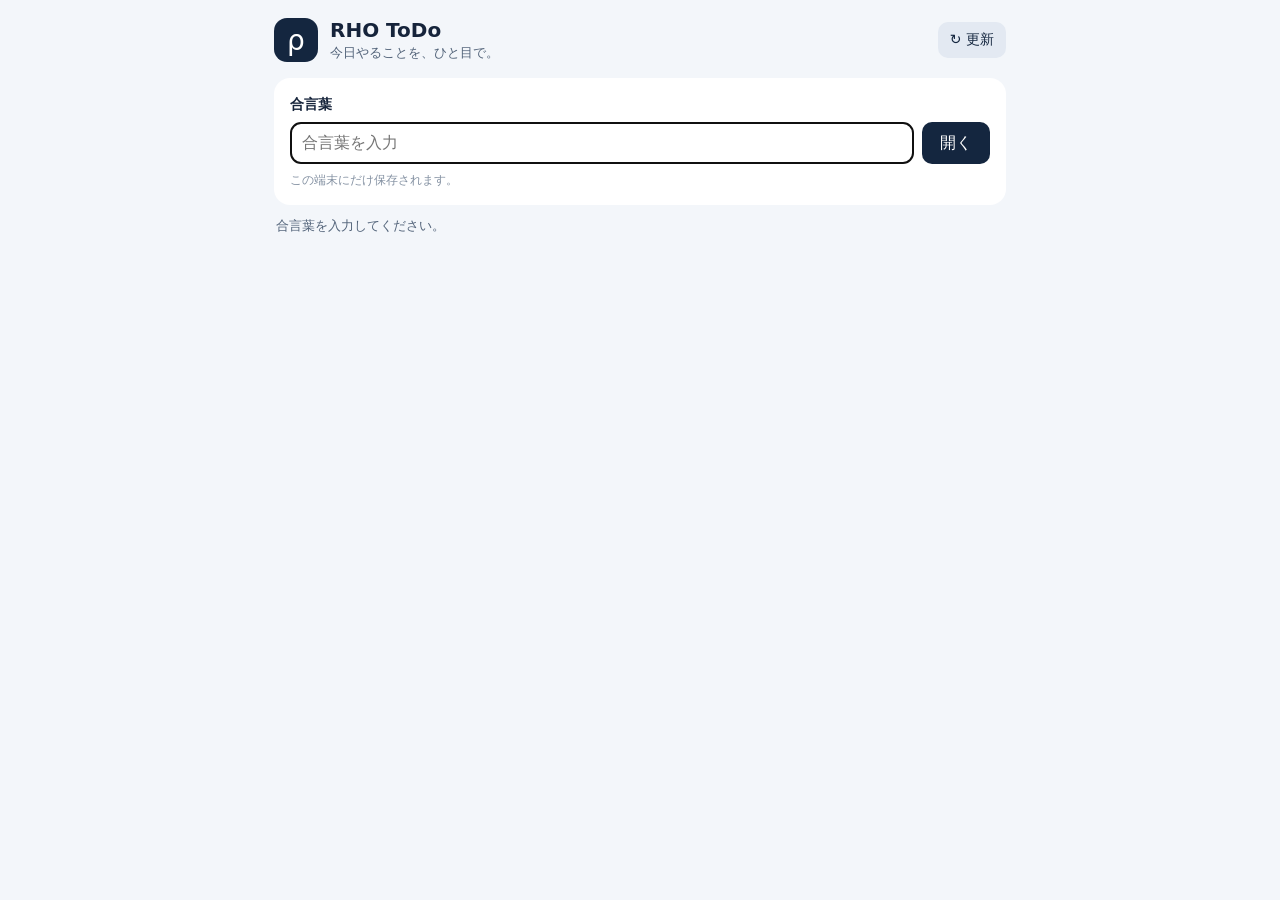
<file: ToDo/index.html>
<!doctype html>
<html lang="ja">
<head>
  <meta charset="utf-8">
  <meta name="viewport" content="width=device-width,initial-scale=1,viewport-fit=cover">
  <meta name="theme-color" content="#14263f">
  <meta name="robots" content="noindex,nofollow">
  <meta name="apple-mobile-web-app-capable" content="yes">
  <meta name="apple-mobile-web-app-title" content="RHO ToDo">
  <title>RHO ToDo</title>
  <link rel="stylesheet" href="styles.css">
  <script src="config.js"></script>
  <script defer src="app.js"></script>
</head>
<body>
  <main class="wrap">
    <header>
      <div class="brand">
        <span class="logo">ρ</span>
        <div><h1>RHO ToDo</h1><p>今日やることを、ひと目で。</p></div>
      </div>
      <button id="reload" class="subtle">↻ 更新</button>
    </header>

    <form id="login" class="login" hidden>
      <label for="key">合言葉</label>
      <div class="form">
        <input id="key" type="password" autocomplete="current-password" placeholder="合言葉を入力">
        <button type="submit">開く</button>
      </div>
      <p class="hint">この端末にだけ保存されます。</p>
    </form>

    <div id="status" role="status" aria-live="polite">読み込み中…</div>

    <div id="app" hidden>
      <section class="summary">
        <div><span class="eyebrow" id="todayLabel"></span><h2>今日のToDo</h2><p id="progress">–</p></div>
        <div class="ring" id="ring">–</div>
      </section>

      <div class="bar">
        <nav class="tabs" aria-label="表示の切り替え">
          <button data-f="today" class="active">今日</button>
          <button data-f="tasks">タスク</button>
          <button data-f="youtube">YouTube</button>
          <button data-f="study">勉強</button>
          <button data-f="shop">買い物</button>
        </nav>
        <div class="sortrow" id="sortRow">
          <select id="sort" aria-label="並べ替え">
            <option value="priority">優先度順</option>
            <option value="due">期限順</option>
          </select>
        </div>
      </div>

      <section id="list" aria-label="一覧"></section>

      <form id="cmdForm" class="composer">
        <div class="form">
          <input id="cmd" autocomplete="off" placeholder="">
          <button type="submit" id="cmdSend">送信</button>
        </div>
        <p class="hint" id="cmdHint"></p>
      </form>

      <footer><button id="logout" type="button" class="link">この端末の合言葉を消す</button></footer>
    </div>
  </main>
</body>
</html>
</file>
<file: ToDo/styles.css>
:root {
  font-family: system-ui, -apple-system, "Hiragino Kaku Gothic ProN", Meiryo, sans-serif;
  color: #16243b;
  background: #f3f6fa;
}
* { box-sizing: border-box; }
body { margin: 0; }
[hidden] { display: none !important; }

.wrap { max-width: 760px; margin: auto; padding: max(18px, env(safe-area-inset-top)) 14px 60px; }

header { display: flex; align-items: center; justify-content: space-between; gap: 12px; }
.brand { display: flex; align-items: center; gap: 12px; }
.logo { display: grid; place-items: center; background: #14263f; color: #fff;
  width: 44px; height: 44px; border-radius: 13px; font-size: 28px; }
h1 { font-size: 20px; margin: 0; }
header p { margin: 2px 0 0; color: #53647a; font-size: 13px; }

button { font: inherit; border: 0; border-radius: 10px; cursor: pointer; }
.subtle { background: #e3e9f2; color: #14263f; padding: 9px 12px; font-size: 14px; }
.link { background: none; color: #8592a3; font-size: 13px; text-decoration: underline; }

.login { background: #fff; border-radius: 16px; padding: 16px; margin-top: 16px; }
.login label { font-weight: 700; font-size: 14px; }
.form { display: flex; gap: 8px; margin-top: 8px; }
.form input { flex: 1; font-size: 16px; padding: 11px; border: 1px solid #cdd6e3; border-radius: 10px; }
.form button { background: #14263f; color: #fff; padding: 0 18px; }
.hint { font-size: 12px; color: #8592a3; margin: 8px 0 0; }

#status { min-height: 20px; margin: 12px 2px; font-size: 13px; color: #53647a; }
#status.err { color: #a32828; }

.summary { display: flex; justify-content: space-between; align-items: center;
  background: #14263f; color: #fff; border-radius: 18px; padding: 16px 18px; }
.summary h2 { margin: 2px 0; font-size: 19px; }
.summary p { margin: 0; font-size: 13px; opacity: .85; }
.eyebrow { font-size: 12px; opacity: .8; }
.ring { width: 56px; height: 56px; border-radius: 50%; border: 4px solid #7fb2ff;
  display: grid; place-items: center; font-size: 20px; font-weight: 700; }

.bar { display: flex; gap: 8px; margin: 14px 0 10px; align-items: center; flex-wrap: wrap; }
.bar .tabs { flex: 1 1 100%; }
.sortrow { display: flex; justify-content: flex-end; width: 100%; }
.tabs { display: flex; flex: 1; background: #e3e9f2; border-radius: 12px; padding: 3px; }
.tabs button { flex: 1; background: none; padding: 9px 0; color: #53647a; font-size: 13px; white-space: nowrap; }
.tabs button.active { background: #fff; color: #14263f; font-weight: 700; box-shadow: 0 1px 3px #0002; }
select { font: inherit; font-size: 14px; padding: 8px; border-radius: 10px; border: 1px solid #cdd6e3; background: #fff; }

.group { font-size: 13px; color: #53647a; margin: 16px 4px 6px; font-weight: 700; }
.task { display: flex; align-items: center; gap: 12px; background: #fff; border-radius: 14px;
  padding: 12px 14px; margin-bottom: 8px; box-shadow: 0 1px 2px #0001; }
.task input { width: 26px; height: 26px; flex: none; accent-color: #14263f; }
.info { flex: 1; min-width: 0; }
.name { font-size: 16px; line-height: 1.35; word-break: break-word; }
.meta { font-size: 12px; color: #6a7a8f; margin-top: 3px; }
.memo { font-size: 12px; color: #8592a3; margin-top: 2px; }
.is-done .name { text-decoration: line-through; color: #8a97a8; }
.pri { flex: none; font-size: 12px; padding: 4px 8px; border-radius: 999px; border: 1px solid #cdd6e3; background: #f5f7fb; }
.pri.p4 { background: #14263f; color: #fff; border-color: #14263f; }
.pri.p3 { border-color: #14263f; font-weight: 700; }
.late { color: #a32828; font-weight: 700; }
.empty { text-align: center; color: #8592a3; padding: 30px 0; }
footer { text-align: center; margin-top: 28px; }

.composer { position: sticky; bottom: 0; background: #f3f6fa; padding: 10px 0 max(10px, env(safe-area-inset-bottom)); margin-top: 16px; }
.composer .form { margin-top: 0; }
.composer .hint { margin-top: 6px; }
.yt-head { font-size: 13px; color: #53647a; margin: 4px 4px 0; }
.slot-ok, .slot-ng { flex: none; font-size: 12px; font-weight: 700; padding: 4px 8px; border-radius: 999px; }
.slot-ok { background: #e3f1e6; color: #2c5b34; border: 1px solid #2c5b34; }
.slot-ng { background: #fdecec; color: #a32828; border: 1px solid #a32828; }
.task.plain { padding-left: 16px; }
.ch-title { font-size: 16px; margin: 18px 4px 2px; }
.ch-title:first-child { margin-top: 4px; }
</file>
